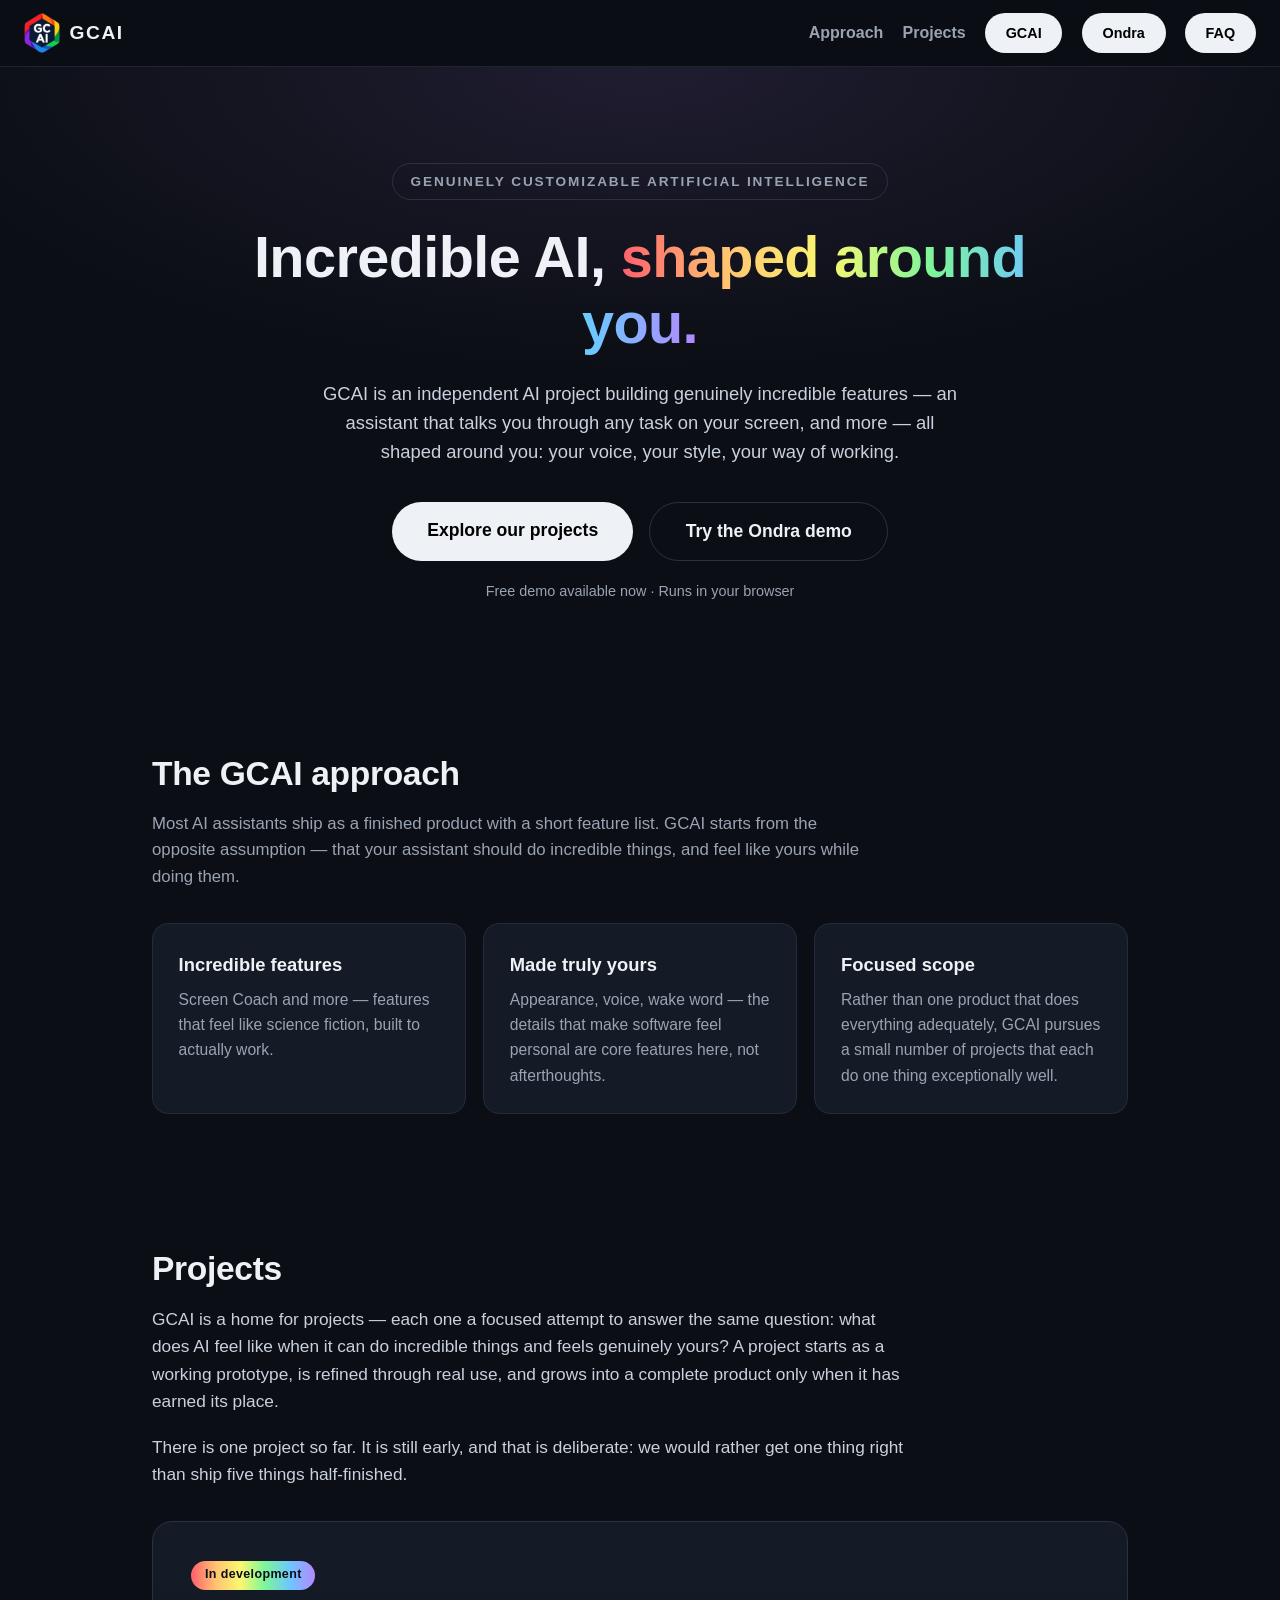
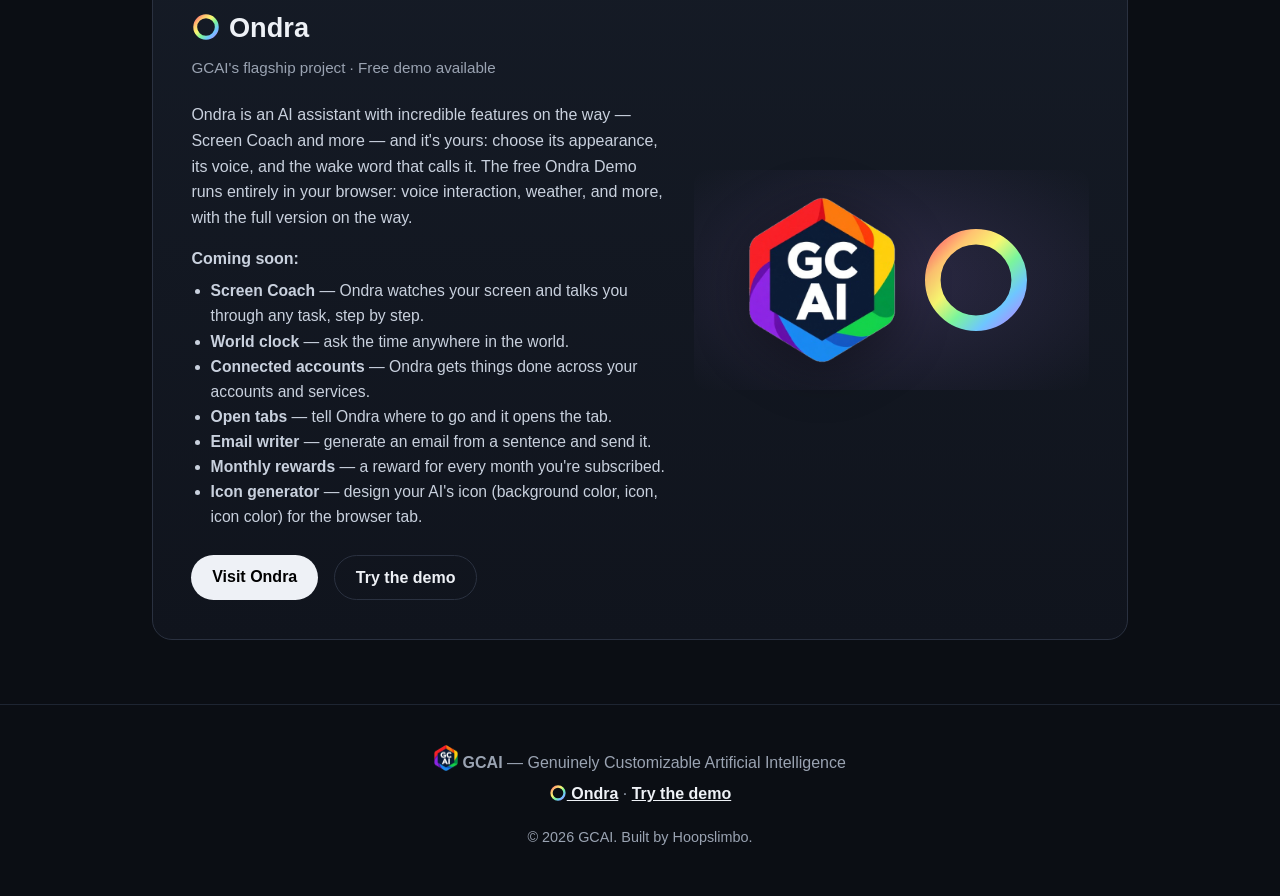
<file: index.html>
<!DOCTYPE html>
<html lang="en">
<head>
<meta charset="UTF-8">
<meta http-equiv="refresh" content="0; url=gcai/">
<meta name="robots" content="noindex, follow">
<title>GCAI — Genuinely Customizable Artificial Intelligence</title>
</head>
<body>
<p>Redirecting to <a href="gcai/">GCAI home</a>&hellip;</p>
</body>
</html>
</file>
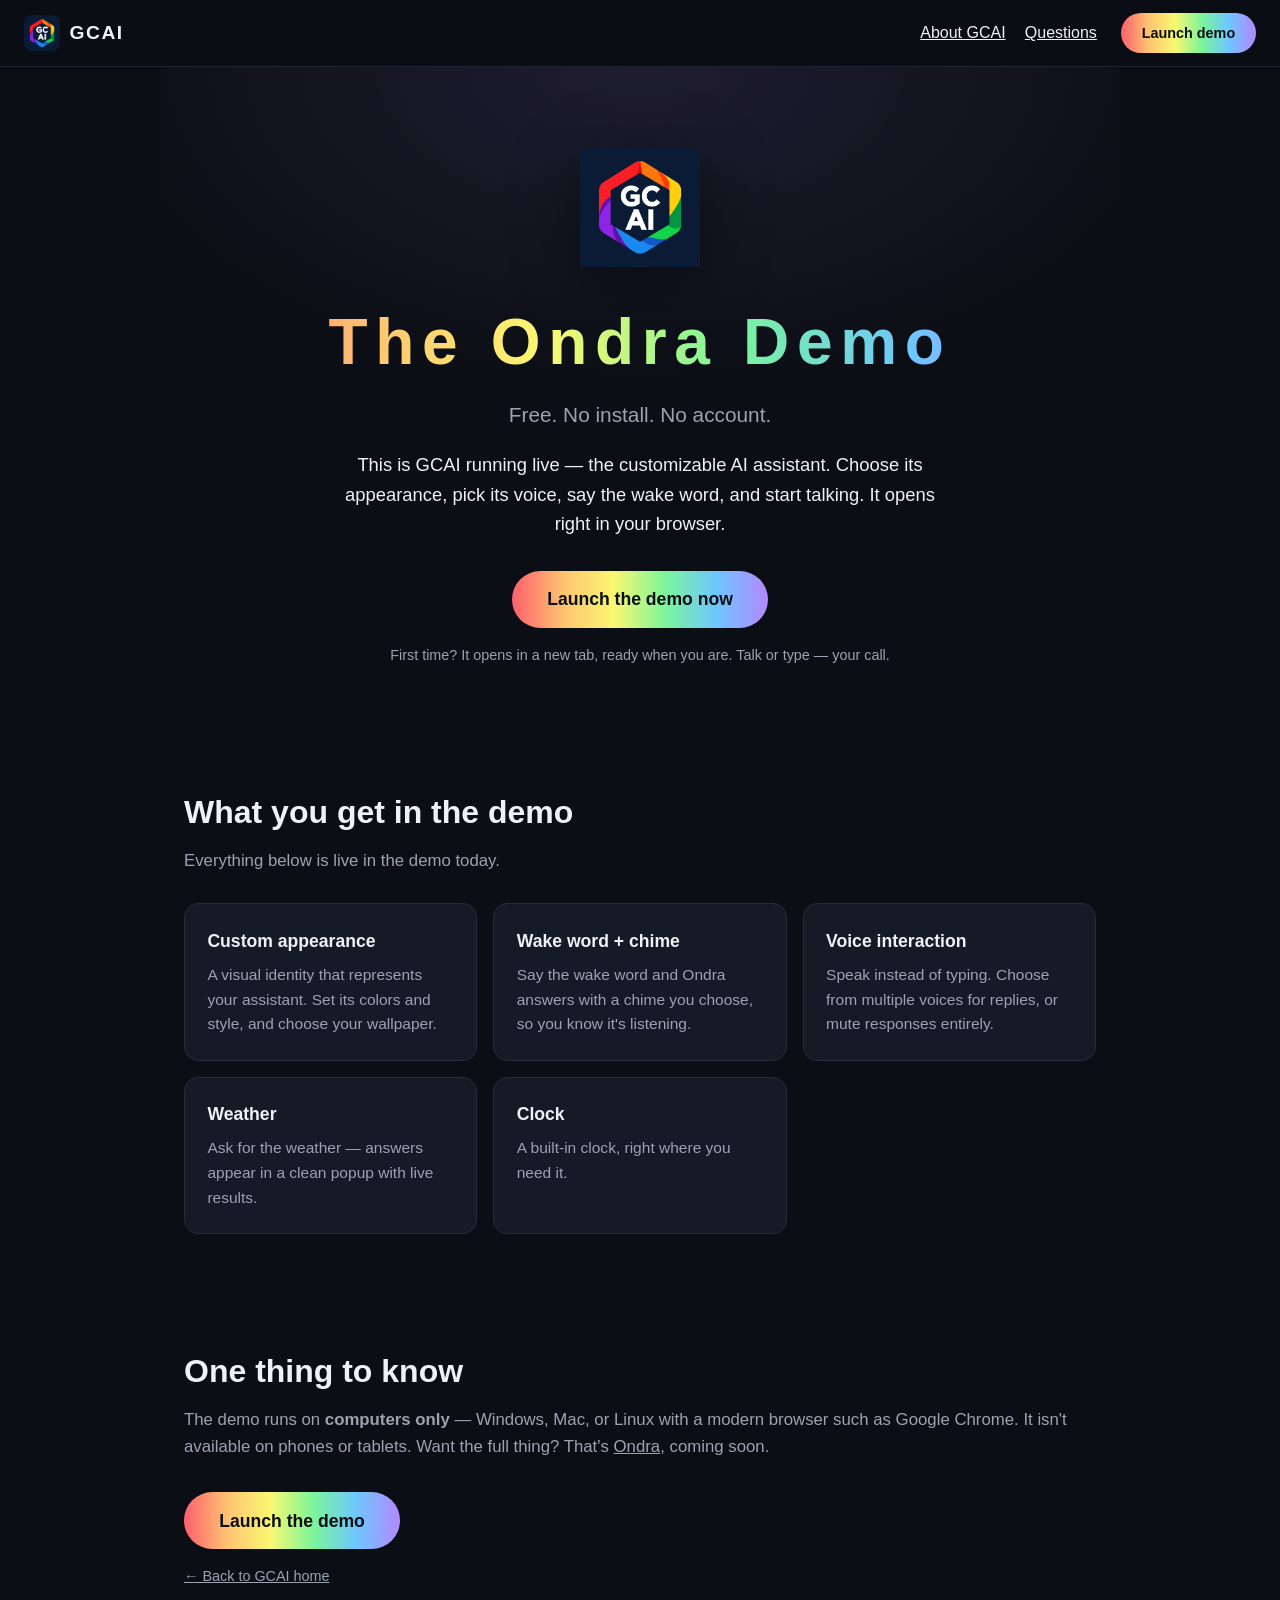
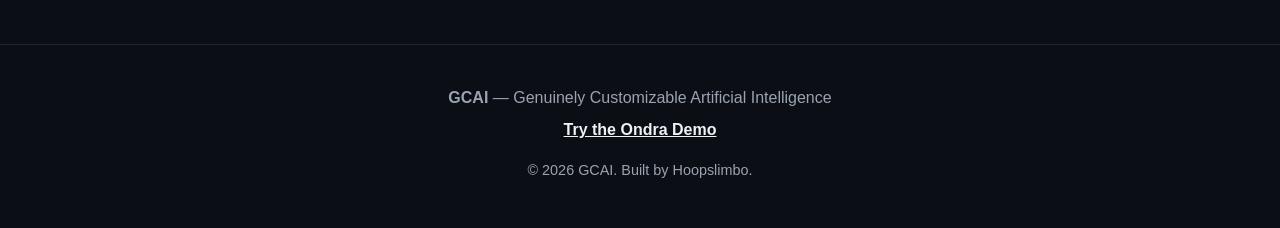
<file: demo/index.html>
<!DOCTYPE html>
<html lang="en">
<head>
<meta charset="UTF-8">
<meta name="viewport" content="width=device-width, initial-scale=1.0">
<title>Ondra Demo — Try GCAI free in your browser | GCAI</title>
<meta name="description" content="Try the Ondra Demo: the free, customizable GCAI AI assistant. Custom appearance, wake word with chime, voice input and output, and weather — right in your browser.">
<meta name="keywords" content="Ondra Demo, GCAI demo, try Ondra AI, customizable AI assistant demo, free AI demo">
<meta name="author" content="GCAI">
<meta name="robots" content="index, follow">
<link rel="canonical" href="https://gcai-website.pages.dev/demo/">
<meta property="og:type" content="website">
<meta property="og:title" content="Ondra Demo — Try GCAI free in your browser">
<meta property="og:description" content="The free, customizable GCAI AI assistant. Custom appearance, wake word, voices — right in your browser.">
<meta property="og:url" content="https://gcai-website.pages.dev/demo/">
<meta property="og:image" content="https://gcai-website.pages.dev/logo.webp">
<link rel="icon" type="image/jpeg" href="../icon.jpg">
<link rel="stylesheet" href="../styles.css">
<script type="application/ld+json">
{
  "@context": "https://schema.org",
  "@type": "SoftwareApplication",
  "name": "Ondra Demo",
  "applicationCategory": "UtilitiesApplication",
  "operatingSystem": "Windows, macOS, Linux",
  "offers": { "@type": "Offer", "price": "0", "priceCurrency": "USD" },
  "url": "https://hoopslimbo.github.io/ondra-demo/ondra-demo.html",
  "description": "The free demo of GCAI's Ondra AI assistant: a customizable appearance, wake word with chime, voice input and output, weather, and a clock — right in your browser."
}
</script>
</head>
<body>
<header class="nav">
  <a class="brand" href="../gcai/">
    <img src="../logo.webp" alt="GCAI logo" width="36" height="36">
    <span>GCAI</span>
  </a>
  <nav>
    <a href="../gcai/#top">About GCAI</a>
    <a href="../faq/">Questions</a>
  </nav>
  <a class="btn btn-small" href="https://hoopslimbo.github.io/ondra-demo/ondra-demo.html" data-demo-link>Launch demo</a>
</header>

<main>
  <section class="hero">
    <img class="hero-logo" src="../logo.webp" alt="GCAI logo — a rainbow ribbon folded into a hexagon badge" width="120" height="120">
    <h1>The Ondra Demo</h1>
    <p class="tagline">Free. No install. No account.</p>
    <p class="lede">This is GCAI running live — the customizable AI assistant. Choose its appearance, pick its voice, say the wake word, and start talking. It opens right in your browser.</p>
    <div class="cta-row">
      <a class="btn btn-big" href="https://hoopslimbo.github.io/ondra-demo/ondra-demo.html" data-demo-link>Launch the demo now</a>
    </div>
    <p class="fineprint">First time? It opens in a new tab, ready when you are. Talk or type — your call.</p>
  </section>

  <section>
    <h2>What you get in the demo</h2>
    <p class="section-sub">Everything below is live in the demo today.</p>
    <div class="cards">
      <article class="card">
        <h3>Custom appearance</h3>
        <p>A visual identity that represents your assistant. Set its colors and style, and choose your wallpaper.</p>
      </article>
      <article class="card">
        <h3>Wake word + chime</h3>
        <p>Say the wake word and Ondra answers with a chime you choose, so you know it's listening.</p>
      </article>
      <article class="card">
        <h3>Voice interaction</h3>
        <p>Speak instead of typing. Choose from multiple voices for replies, or mute responses entirely.</p>
      </article>
      <article class="card">
        <h3>Weather</h3>
        <p>Ask for the weather — answers appear in a clean popup with live results.</p>
      </article>
      <article class="card">
        <h3>Clock</h3>
        <p>A built-in clock, right where you need it.</p>
      </article>
    </div>
  </section>

  <section>
    <h2>One thing to know</h2>
    <p class="section-sub">The demo runs on <strong>computers only</strong> — Windows, Mac, or Linux with a modern browser such as Google Chrome. It isn't available on phones or tablets. Want the full thing? That's <a href="../ondra/">Ondra</a>, coming soon.</p>
    <div class="cta-row">
      <a class="btn btn-big" href="https://hoopslimbo.github.io/ondra-demo/ondra-demo.html" data-demo-link>Launch the demo</a>
    </div>
    <p class="fineprint"><a href="../gcai/">← Back to GCAI home</a></p>
  </section>
</main>

<footer>
  <p><strong>GCAI</strong> — Genuinely Customizable Artificial Intelligence</p>
  <p><a href="https://hoopslimbo.github.io/ondra-demo/ondra-demo.html" data-demo-link>Try the Ondra Demo</a></p>
  <p class="fineprint">© 2026 GCAI. Built by Hoopslimbo.</p>
</footer>
<script>
(function () {
  function isMobileDevice() {
    var ua = navigator.userAgent || '';
    if (/Android|webOS|iPhone|iPad|iPod|BlackBerry|IEMobile|Opera Mini/i.test(ua)) return true;
    // iPadOS 13+ reports as Macintosh; catch it via touch support
    return /Macintosh/i.test(ua) && navigator.maxTouchPoints > 1;
  }
  function showComputerOnlyMessage() {
    if (document.querySelector('.computer-only-overlay')) return;
    var overlay = document.createElement('div');
    overlay.className = 'computer-only-overlay';
    var box = document.createElement('div');
    box.className = 'computer-only-box';
    var msg = document.createElement('p');
    msg.textContent = 'This software is only accessible through computers. Please try again on a computer';
    var btn = document.createElement('button');
    btn.type = 'button';
    btn.textContent = 'OK';
    box.appendChild(msg);
    box.appendChild(btn);
    overlay.appendChild(box);
    overlay.addEventListener('click', function () { overlay.remove(); });
    document.body.appendChild(overlay);
    setTimeout(function () { overlay.remove(); }, 5000);
  }
  if (!isMobileDevice()) return;
  document.querySelectorAll('a[data-demo-link]').forEach(function (a) {
    a.addEventListener('click', function (e) {
      e.preventDefault();
      showComputerOnlyMessage();
    });
  });
})();
</script>
</body>
</html>
</file>
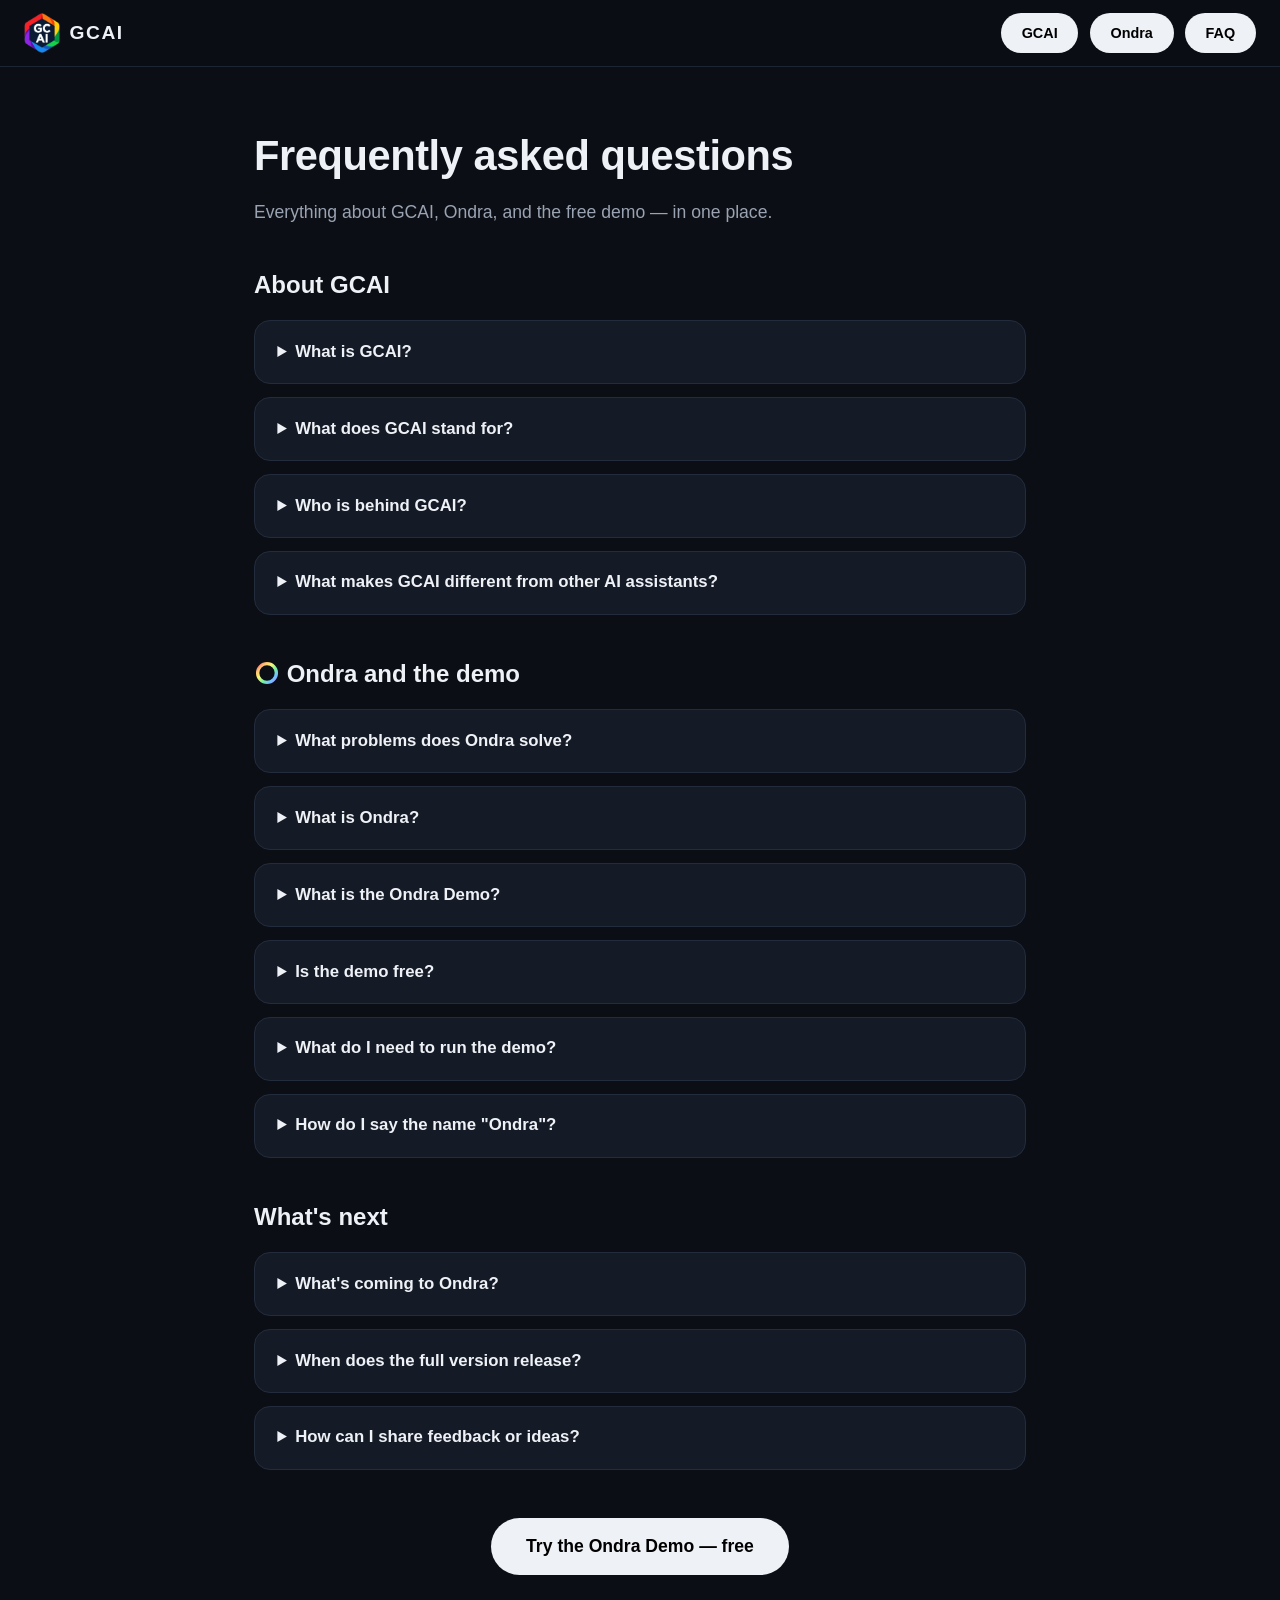
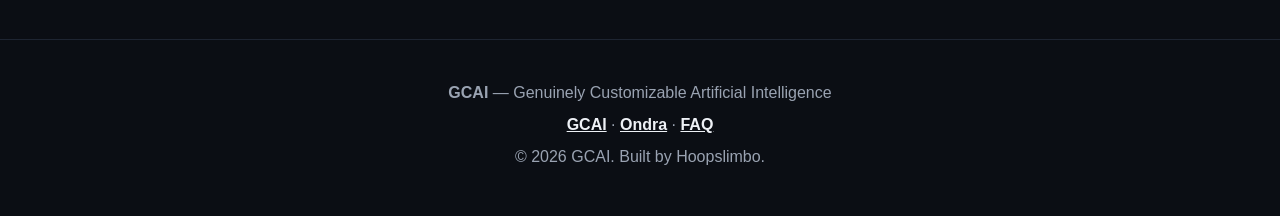
<file: faq/index.html>
<!DOCTYPE html>
<html lang="en">
<head>
<meta charset="UTF-8">
<meta name="viewport" content="width=device-width, initial-scale=1.0">
<title>FAQ — GCAI</title>
<meta name="description" content="Frequently asked questions about GCAI (Genuinely Customizable Artificial Intelligence), Ondra, and the free Ondra Demo.">
<meta name="author" content="Hoopslimbo">
<link rel="icon" type="image/png" href="../gcai-badge.png">
<style>
  :root {
    --bg: #0b0e14;
    --card: #151b26;
    --text: #eef1f6;
    --muted: #9aa3b2;
    --rainbow: linear-gradient(90deg, #ff5f6d, #ffc371, #f9f871, #7bf59b, #6ec6ff, #b388ff);
    --radius: 16px;
  }
  * { box-sizing: border-box; margin: 0; padding: 0; }
  body {
    background: var(--bg);
    color: var(--text);
    font-family: -apple-system, BlinkMacSystemFont, "Segoe UI", Roboto, Helvetica, Arial, sans-serif;
    line-height: 1.6;
  }
  a { color: inherit; }

  .nav {
    position: sticky; top: 0; z-index: 10;
    display: flex; align-items: center; gap: 1.5rem;
    padding: 0.8rem 1.5rem;
    background: rgba(11, 14, 20, 0.92);
    backdrop-filter: blur(8px);
    border-bottom: 1px solid #1e2532;
  }
  .brand { display: flex; align-items: center; gap: 0.6rem; text-decoration: none; font-weight: 800; font-size: 1.2rem; letter-spacing: 0.08em; }
  .brand img { border-radius: 8px; height: auto; }
  .nav nav { display: flex; gap: 0.7rem; margin-left: auto; align-items: center; }

  .btn {
    display: inline-block; text-decoration: none; font-weight: 700;
    background: var(--rainbow); color: #0b0e14;
    border-radius: 999px; padding: 0.55rem 1.3rem;
    transition: transform 0.15s ease, box-shadow 0.15s ease;
  }
  .btn:hover { transform: translateY(-2px); box-shadow: 0 8px 24px rgba(255, 95, 109, 0.25); }
  .btn-big { font-size: 1.1rem; padding: 0.9rem 2.2rem; }
  .btn-small { font-size: 0.9rem; }
  .btn-solid { background: #eef1f6; color: #000; font-weight: 800; }
  .btn-solid:hover { box-shadow: 0 8px 24px rgba(238, 241, 246, 0.22); }

  main { max-width: 820px; margin: 0 auto; padding: 3.5rem 1.5rem 4rem; }
  h1 { font-size: 2.6rem; letter-spacing: -0.01em; margin-bottom: 0.5rem; }
  .lede { color: var(--muted); font-size: 1.1rem; margin-bottom: 2.5rem; }
  h2 { font-size: 1.5rem; margin: 2.5rem 0 1rem; }

  details {
    background: var(--card);
    border: 1px solid #232c3d;
    border-radius: var(--radius);
    padding: 1.1rem 1.4rem;
    margin-bottom: 0.8rem;
  }
  summary { font-weight: 700; font-size: 1.05rem; cursor: pointer; }
  summary::-webkit-details-marker { color: #8ab4ff; }
  details p { color: #c9d1de; margin-top: 0.6rem; }
  details a { color: #8ab4ff; font-weight: 600; }

  .cta-row { margin-top: 3rem; display: flex; gap: 1rem; justify-content: center; flex-wrap: wrap; }

  footer {
    text-align: center; padding: 2.5rem 1.5rem;
    border-top: 1px solid #1e2532; color: var(--muted);
  }
  footer p { margin-bottom: 0.4rem; }
  footer a { color: var(--text); font-weight: 600; }

  .o-mark { display: inline-block; vertical-align: -0.18em; }
  /* Computer-only demo guard */
  .computer-only-overlay {
    position: fixed; inset: 0;
    background: rgba(0, 0, 0, 0.72);
    display: flex; align-items: center; justify-content: center;
    z-index: 9999; padding: 1.5rem;
  }
  .computer-only-box {
    background: #111827; color: #f9fafb;
    border: 1px solid #374151; border-radius: 12px;
    padding: 1.5rem 1.75rem; max-width: 24rem; text-align: center;
    box-shadow: 0 20px 60px rgba(0, 0, 0, 0.5);
  }
  .computer-only-box p { margin: 0 0 1rem; line-height: 1.5; }
  .computer-only-box button {
    background: #f9fafb; color: #111827; border: none; border-radius: 8px;
    padding: 0.6rem 1.6rem; font-size: 1rem; font-weight: 600; cursor: pointer;
  }
  @media (max-width: 640px) {
    h1 { font-size: 2rem; }
    main { padding: 2.5rem 1.2rem 3rem; }
    .nav { flex-wrap: wrap; gap: 0.7rem 1rem; padding: 0.8rem 1rem; }
    .nav nav { flex-basis: 100%; justify-content: center; margin-left: 0; }
  }
</style>
</head>
<body>

<header class="nav">
  <a class="brand" href="../gcai/">
    <img src="../gcai-badge.png" alt="GCAI logo" width="36" height="36">
    <span>GCAI</span>
  </a>
  <nav>
    <a class="btn btn-small btn-solid" href="../gcai/">GCAI</a>
    <a class="btn btn-small btn-solid" href="../ondra/">Ondra</a>
    <a class="btn btn-small btn-solid" href="./">FAQ</a>
  </nav>
</header>

<main>
  <h1>Frequently asked questions</h1>
  <p class="lede">Everything about GCAI, Ondra, and the free demo — in one place.</p>

  <h2>About GCAI</h2>
  <details>
    <summary>What is GCAI?</summary>
    <p>GCAI is an independent artificial intelligence project building genuinely incredible features — an assistant that talks you through any task on your screen, and more — shaped around the individual: your voice, your style, your way of working.</p>
  </details>
  <details>
    <summary>What does GCAI stand for?</summary>
    <p>Genuinely Customizable Artificial Intelligence.</p>
  </details>
  <details>
    <summary>Who is behind GCAI?</summary>
    <p>GCAI is built by Hoopslimbo — an independent project, developed and shaped with direct feedback from the people who use it.</p>
  </details>
  <details>
    <summary>What makes GCAI different from other AI assistants?</summary>
    <p>Most assistants ship as a finished product with a short feature list. GCAI starts from the opposite assumption — that your assistant should do incredible things, and feel like yours while doing them. Deep customization isn't an extra here; it's part of the point.</p>
  </details>

  <h2><img class="o-mark" src="../ondra-o.svg" alt="Ondra O mark" width="26" height="26"> Ondra and the demo</h2>
  <details>
    <summary>What problems does Ondra solve?</summary>
    <p>Ondra exists because most AI is a stranger you adapt to, instead of an assistant that adapts to you. Specifically:</p>
    <p><strong>The "figure it out yourself" problem.</strong> Most software help is a tutorial, a video, or a support ticket. <strong>Screen Coach</strong> ends that — Ondra watches your screen and talks you through any task, click by click, in the moment. Nobody has to translate a tutorial into their own situation.</p>
    <p><strong>The "AI is a stranger" problem.</strong> Other assistants arrive as a finished product you adapt to. Ondra becomes <em>yours</em> — appearance, voice, wake word, tab icon, and unlock codes that open up new AI styles and voices. Small stuff, but it's the difference between using a tool and having <em>your</em> assistant.</p>
    <p><strong>Everyday friction.</strong> The coming features attack the little things that cost you time: asking the time anywhere in the world, getting things done across your accounts and services, opening tabs on command, and emails written from a single sentence — so you spend less time juggling apps and more time doing the thing.</p>
  </details>
  <details>
    <summary>What is Ondra?</summary>
    <p>Ondra is GCAI's flagship project: an AI assistant currently in development, with incredible features on the way — Screen Coach and more. You choose its appearance, its voice, and the wake word that calls it.</p>
  </details>
  <details>
    <summary>What is the Ondra Demo?</summary>
    <p>A free, working demo of Ondra that runs entirely in your browser. It includes voice interaction, a custom wake word and chime, weather, a live clock, and more.</p>
  </details>
  <details>
    <summary>Is the demo free?</summary>
    <p>Yes — completely free. No account, no payment, no install. Open it in your browser and start talking.</p>
  </details>
  <details>
    <summary>What do I need to run the demo?</summary>
    <p>A computer (Windows, Mac, or Linux) with a modern browser such as Google Chrome. The demo isn't available on phones or tablets.</p>
  </details>
  <details>
    <summary>How do I say the name "Ondra"?</summary>
    <p>It's pronounced ON-drah.</p>
  </details>

  <h2>What's next</h2>
  <details>
    <summary>What's coming to Ondra?</summary>
    <p>Several features are in the works: <strong>Screen Coach</strong>, which watches your screen and talks you through any task step by step; a <strong>world clock</strong> that shows the time anywhere on the planet; <strong>connected accounts</strong> so Ondra can get things done across your services; the ability to <strong>open tabs</strong> on command; an <strong>email writer</strong> that generates and sends emails; <strong>monthly rewards</strong> for every month you're subscribed; and an <strong>icon generator</strong> for designing your AI's icon — background color, icon, and icon color — shown in the browser tab.</p>
  </details>
  <details>
    <summary>When does the full version release?</summary>
    <p>Ondra is still in development, and there's no release date yet. The demo stays free in the meantime.</p>
  </details>
  <details>
    <summary>How can I share feedback or ideas?</summary>
    <p>There's a feedback option built right into the demo — use it to report bugs or suggest features. Real feedback from real use is what shapes where Ondra goes next.</p>
  </details>

  <div class="cta-row">
    <a class="btn btn-big btn-solid" href="https://hoopslimbo.github.io/ondra-demo/ondra-demo.html" data-demo-link>Try the Ondra Demo — free</a>
  </div>
</main>

<footer>
  <p><strong>GCAI</strong> — Genuinely Customizable Artificial Intelligence</p>
  <p><a href="../gcai/">GCAI</a> · <a href="../ondra/">Ondra</a> · <a href="./">FAQ</a></p>
  <p>© 2026 GCAI. Built by Hoopslimbo.</p>
</footer>

<script>
(function () {
  function isMobileDevice() {
    var ua = navigator.userAgent || '';
    if (/Android|webOS|iPhone|iPad|iPod|BlackBerry|IEMobile|Opera Mini/i.test(ua)) return true;
    // iPadOS 13+ reports as Macintosh; catch it via touch support
    return /Macintosh/i.test(ua) && navigator.maxTouchPoints > 1;
  }
  function showComputerOnlyMessage() {
    if (document.querySelector('.computer-only-overlay')) return;
    var overlay = document.createElement('div');
    overlay.className = 'computer-only-overlay';
    var box = document.createElement('div');
    box.className = 'computer-only-box';
    var msg = document.createElement('p');
    msg.textContent = 'This software is only accessible through computers. Please try again on a computer';
    var btn = document.createElement('button');
    btn.type = 'button';
    btn.textContent = 'OK';
    box.appendChild(msg);
    box.appendChild(btn);
    overlay.appendChild(box);
    overlay.addEventListener('click', function () { overlay.remove(); });
    document.body.appendChild(overlay);
    setTimeout(function () { overlay.remove(); }, 5000);
  }
  if (!isMobileDevice()) return;
  document.querySelectorAll('a[data-demo-link]').forEach(function (a) {
    a.addEventListener('click', function (e) {
      e.preventDefault();
      showComputerOnlyMessage();
    });
  });
})();
</script>
</body>
</html>
</file>
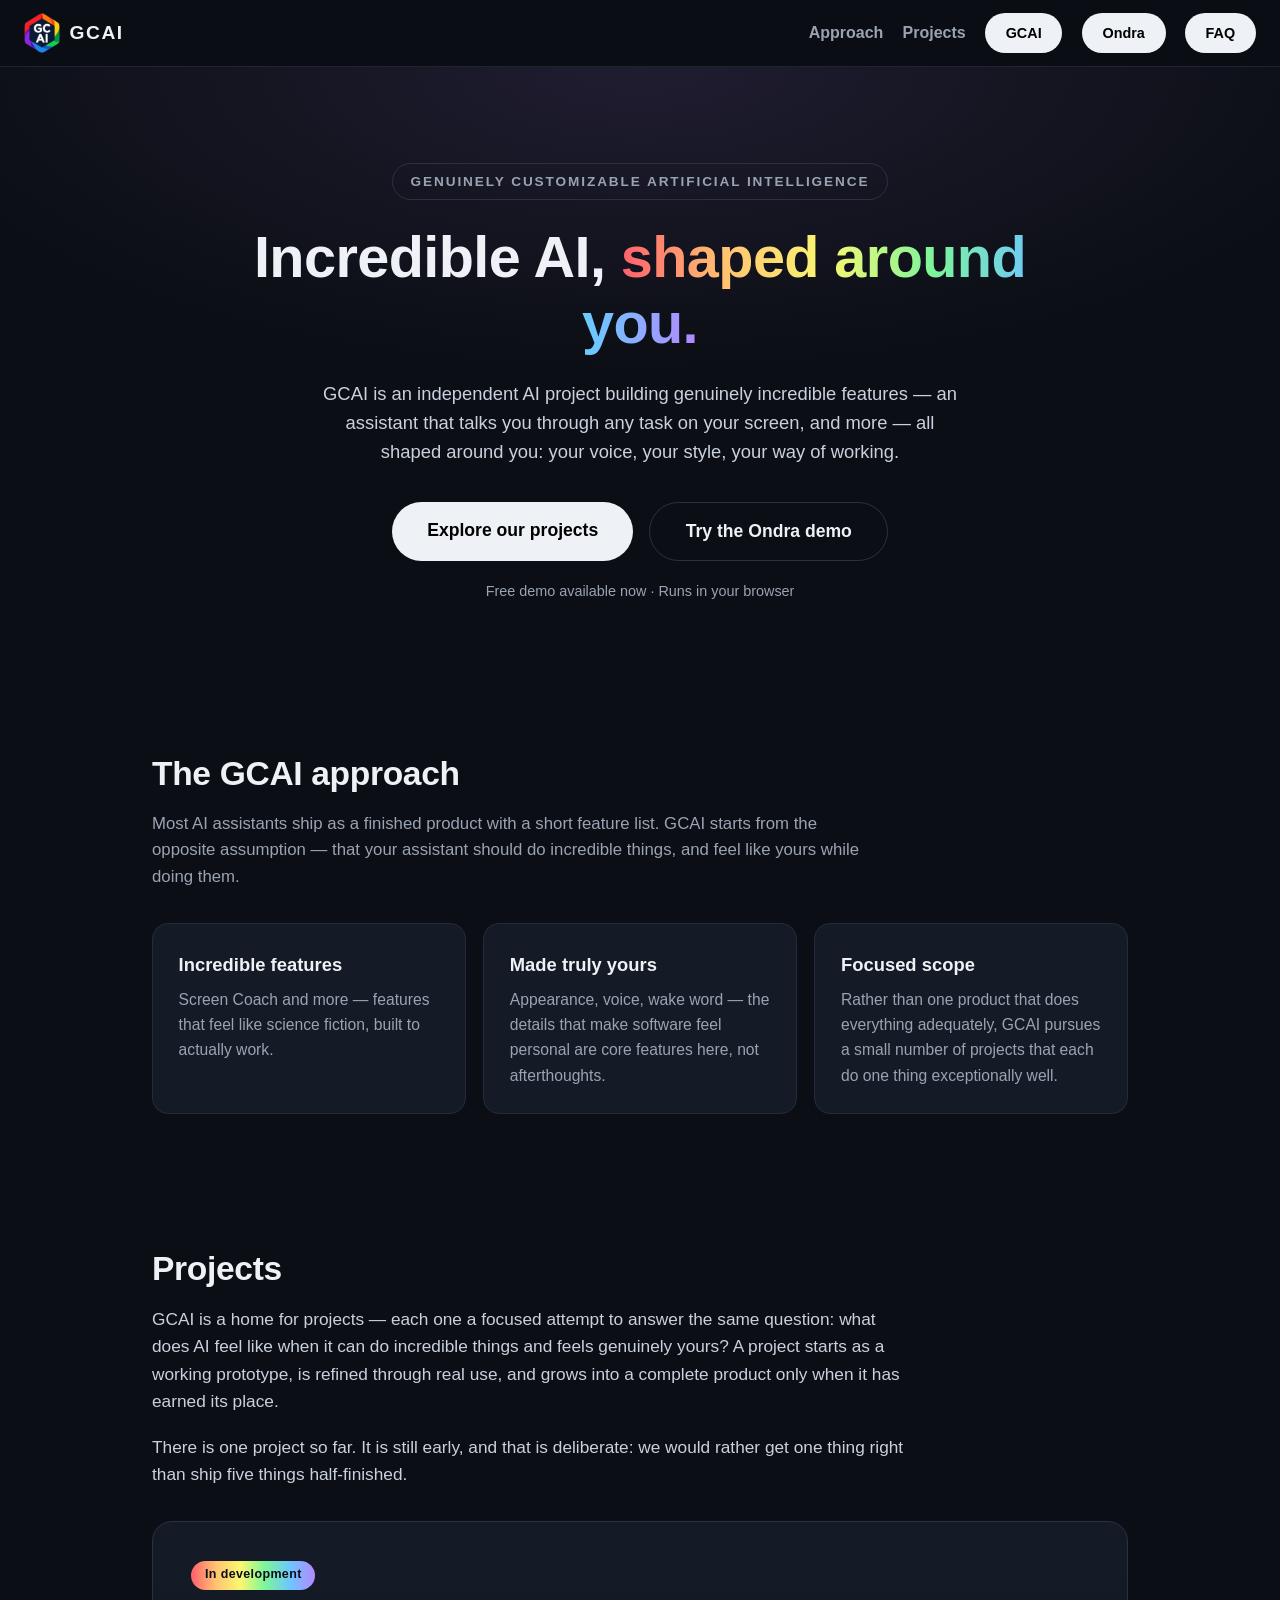
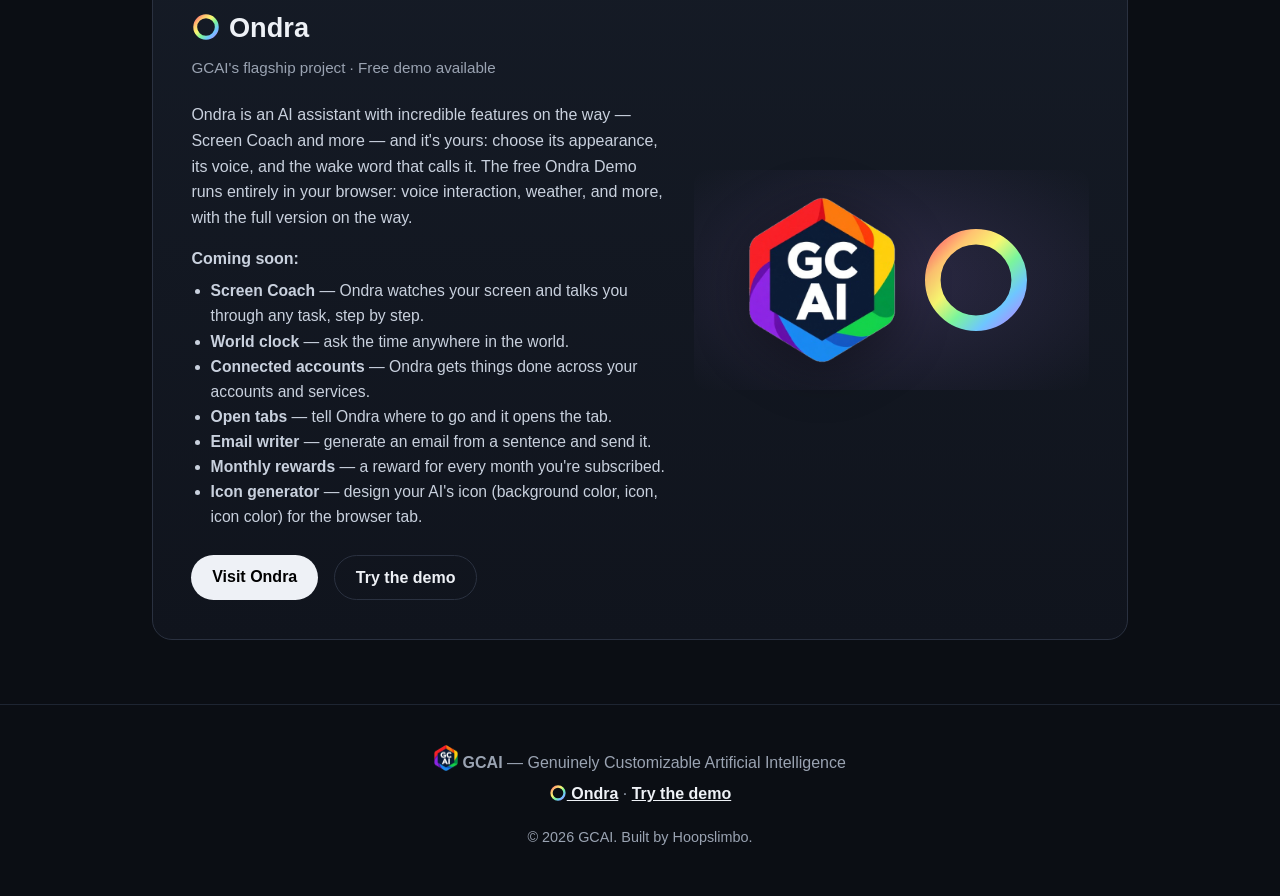
<file: gcai/index.html>
<!DOCTYPE html>
<html lang="en">
<head>
<meta charset="UTF-8">
<meta name="viewport" content="width=device-width, initial-scale=1.0">
<title>GCAI — Genuinely Customizable Artificial Intelligence</title>
<meta name="description" content="GCAI (Genuinely Customizable Artificial Intelligence) builds AI with incredible features, shaped around the individual. Explore our projects, starting with Ondra.">
<meta name="author" content="Hoopslimbo">
<link rel="icon" type="image/png" href="../gcai-badge.png">
<style>
  :root {
    --bg: #0b0e14;
    --bg2: #11151d;
    --card: #151b26;
    --text: #eef1f6;
    --muted: #9aa3b2;
    --rainbow: linear-gradient(90deg, #ff5f6d, #ffc371, #f9f871, #7bf59b, #6ec6ff, #b388ff);
    --radius: 16px;
  }
  * { box-sizing: border-box; margin: 0; padding: 0; }
  html { scroll-behavior: smooth; }
  body {
    background: var(--bg);
    color: var(--text);
    font-family: -apple-system, BlinkMacSystemFont, "Segoe UI", Roboto, Helvetica, Arial, sans-serif;
    line-height: 1.6;
  }
  a { color: inherit; }

  /* Nav */
  .nav {
    position: sticky; top: 0; z-index: 10;
    display: flex; align-items: center; gap: 1.5rem;
    padding: 0.8rem 1.5rem;
    background: rgba(11, 14, 20, 0.92);
    backdrop-filter: blur(8px);
    border-bottom: 1px solid #1e2532;
  }
  .brand { display: flex; align-items: center; gap: 0.6rem; text-decoration: none; font-weight: 800; font-size: 1.2rem; letter-spacing: 0.08em; }
  .brand img { border-radius: 8px; height: auto; }
  .nav nav { display: flex; gap: 1.2rem; margin-left: auto; align-items: center; }
  .nav nav a.nav-link { text-decoration: none; color: var(--muted); font-weight: 600; }
  .nav nav a.nav-link:hover { color: var(--text); }

  /* Buttons */
  .btn {
    display: inline-block; text-decoration: none; font-weight: 700;
    background: var(--rainbow); color: #0b0e14;
    border-radius: 999px; padding: 0.55rem 1.3rem;
    transition: transform 0.15s ease, box-shadow 0.15s ease;
  }
  .btn:hover { transform: translateY(-2px); box-shadow: 0 8px 24px rgba(255, 95, 109, 0.25); }
  .btn-big { font-size: 1.1rem; padding: 0.9rem 2.2rem; }
  .btn-small { font-size: 0.9rem; }
  .btn-ghost {
    background: transparent; color: var(--text);
    border: 1px solid #2a3140;
  }
  .btn-ghost:hover { border-color: #8ab4ff; box-shadow: none; }
  .btn-solid { background: #eef1f6; color: #000; font-weight: 800; }
  .btn-solid:hover { box-shadow: 0 8px 24px rgba(238, 241, 246, 0.22); }

  /* Hero */
  .hero {
    text-align: center;
    padding: 6rem 1.5rem 5rem;
    background: radial-gradient(ellipse 60% 50% at 50% 0%, rgba(179, 136, 255, 0.12), transparent);
  }
  .eyebrow {
    display: inline-block;
    font-size: 0.85rem; font-weight: 700; letter-spacing: 0.14em; text-transform: uppercase;
    color: var(--muted);
    border: 1px solid #2a3140; border-radius: 999px;
    padding: 0.4rem 1.1rem; margin-bottom: 1.5rem;
  }
  .hero h1 {
    font-size: 3.6rem; font-weight: 900; line-height: 1.15; letter-spacing: -0.01em;
    max-width: 820px; margin: 0 auto;
  }
  .hero h1 .grad {
    background: var(--rainbow);
    -webkit-background-clip: text; background-clip: text; color: transparent;
  }
  .lede { max-width: 640px; margin: 1.4rem auto 0; font-size: 1.15rem; color: #c9d1de; }
  .cta-row { margin-top: 2.2rem; display: flex; gap: 1rem; justify-content: center; flex-wrap: wrap; }
  .fineprint { color: var(--muted); font-size: 0.9rem; margin-top: 1.2rem; }

  /* Sections */
  section.block { max-width: 1024px; margin: 0 auto; padding: 4rem 1.5rem; }
  section.block h2 { font-size: 2.1rem; margin-bottom: 0.6rem; letter-spacing: -0.01em; }
  .section-sub { color: var(--muted); margin-bottom: 2rem; font-size: 1.05rem; max-width: 720px; }
  .prose { max-width: 760px; }
  .prose p { color: #c9d1de; font-size: 1.08rem; margin-bottom: 1.1rem; }

  /* Cards */
  .cards {
    display: grid; gap: 1.1rem;
    grid-template-columns: repeat(auto-fit, minmax(270px, 1fr));
  }
  .card {
    background: var(--card);
    border: 1px solid #232c3d;
    border-radius: var(--radius);
    padding: 1.6rem;
  }
  .card h3 { font-size: 1.15rem; margin-bottom: 0.5rem; }
  .card p { color: var(--muted); font-size: 0.98rem; }

  /* Project spotlight */
  .spotlight {
    background: linear-gradient(180deg, #151b26, #10141d);
    border: 1px solid #2a3140;
    border-radius: 20px;
    padding: 2.4rem;
    display: grid; gap: 1.8rem;
    grid-template-columns: 1fr;
  }
  @media (min-width: 760px) { .spotlight { grid-template-columns: 1.2fr 1fr; align-items: center; } }
  .spotlight h3 { font-size: 1.7rem; margin-bottom: 0.4rem; }
  .spotlight p { color: #c9d1de; margin-bottom: 1rem; }
  .spotlight .meta { color: var(--muted); font-size: 0.95rem; margin-bottom: 1.4rem; }
  .pill {
    display: inline-block; white-space: nowrap;
    font-size: 0.78rem; font-weight: 700;
    background: var(--rainbow); color: #0b0e14;
    border-radius: 999px; padding: 0.28rem 0.85rem; margin-bottom: 1rem;
    letter-spacing: 0.03em;
  }
  .spotlight-visual {
    display: flex; align-items: center; justify-content: center;
    min-height: 220px;
    background: radial-gradient(ellipse 70% 70% at 50% 50%, rgba(179, 136, 255, 0.16), transparent);
    border-radius: 14px;
  }
  .spotlight-visual img { border-radius: 24px; width: 150px; height: 150px; }
  .spotlight-visual img.badge { width: 150px; height: auto; border-radius: 0;
    filter: drop-shadow(0 10px 26px rgba(0, 0, 0, 0.4)); }
  .o-mark { display: inline-block; vertical-align: -0.18em; }
  /* Computer-only demo guard */
  .computer-only-overlay {
    position: fixed; inset: 0;
    background: rgba(0, 0, 0, 0.72);
    display: flex; align-items: center; justify-content: center;
    z-index: 9999; padding: 1.5rem;
  }
  .computer-only-box {
    background: #111827; color: #f9fafb;
    border: 1px solid #374151; border-radius: 12px;
    padding: 1.5rem 1.75rem; max-width: 24rem; text-align: center;
    box-shadow: 0 20px 60px rgba(0, 0, 0, 0.5);
  }
  .computer-only-box p { margin: 0 0 1rem; line-height: 1.5; }
  .computer-only-box button {
    background: #f9fafb; color: #111827; border: none; border-radius: 8px;
    padding: 0.6rem 1.6rem; font-size: 1rem; font-weight: 600; cursor: pointer;
  }

  /* Footer */
  footer {
    text-align: center; padding: 2.5rem 1.5rem;
    border-top: 1px solid #1e2532; color: var(--muted);
  }
  footer p { margin-bottom: 0.4rem; }
  footer a { color: var(--text); font-weight: 600; }

  @media (max-width: 640px) {
    .nav nav .nav-link { display: none; }
    .hero h1 { font-size: 2.4rem; }
    .hero { padding: 4rem 1.2rem 3.5rem; }
    .spotlight { padding: 1.6rem; }
  }
</style>
</head>
<body>

<header class="nav">
  <a class="brand" href="#top">
    <img src="../gcai-badge.png" alt="GCAI logo" width="36" height="36">
    <span>GCAI</span>
  </a>
  <nav>
    <a class="nav-link" href="#approach">Approach</a>
    <a class="nav-link" href="#projects">Projects</a>
    <a class="btn btn-small btn-solid" href="./">GCAI</a>
    <a class="btn btn-small btn-solid" href="../ondra/">Ondra</a>
    <a class="btn btn-small btn-solid" href="../faq/">FAQ</a>
  </nav>
</header>

<main id="top">
  <section class="hero">
    <span class="eyebrow">Genuinely Customizable Artificial Intelligence</span>
    <h1>Incredible AI, <span class="grad">shaped around you.</span></h1>
    <p class="lede">GCAI is an independent AI project building genuinely incredible features — an assistant that talks you through any task on your screen, and more — all shaped around you: your voice, your style, your way of working.</p>
    <div class="cta-row">
      <a class="btn btn-big btn-solid" href="#projects">Explore our projects</a>
      <a class="btn btn-big btn-ghost" href="https://hoopslimbo.github.io/ondra-demo/ondra-demo.html" data-demo-link>Try the Ondra demo</a>
    </div>
    <p class="fineprint">Free demo available now · Runs in your browser</p>
  </section>

  <section id="approach" class="block">
    <h2>The GCAI approach</h2>
    <p class="section-sub">Most AI assistants ship as a finished product with a short feature list. GCAI starts from the opposite assumption — that your assistant should do incredible things, and feel like yours while doing them.</p>
    <div class="cards">
      <article class="card">
        <h3>Incredible features</h3>
        <p>Screen Coach and more — features that feel like science fiction, built to actually work.</p>
      </article>
      <article class="card">
        <h3>Made truly yours</h3>
        <p>Appearance, voice, wake word — the details that make software feel personal are core features here, not afterthoughts.</p>
      </article>
      <article class="card">
        <h3>Focused scope</h3>
        <p>Rather than one product that does everything adequately, GCAI pursues a small number of projects that each do one thing exceptionally well.</p>
      </article>
    </div>
  </section>

  <section id="projects" class="block">
    <h2>Projects</h2>
    <div class="prose">
      <p>GCAI is a home for projects — each one a focused attempt to answer the same question: what does AI feel like when it can do incredible things and feels genuinely yours? A project starts as a working prototype, is refined through real use, and grows into a complete product only when it has earned its place.</p>
      <p>There is one project so far. It is still early, and that is deliberate: we would rather get one thing right than ship five things half-finished.</p>
    </div>
    <div class="spotlight" style="margin-top: 2rem;">
      <div>
        <span class="pill">In development</span>
        <h3><img class="o-mark" src="../ondra-o.svg" alt="Ondra O mark" width="30" height="30"> Ondra</h3>
        <p class="meta">GCAI's flagship project · Free demo available</p>
        <p>Ondra is an AI assistant with incredible features on the way — Screen Coach and more — and it's yours: choose its appearance, its voice, and the wake word that calls it. The free Ondra Demo runs entirely in your browser: voice interaction, weather, and more, with the full version on the way.</p>
        <p style="font-weight: 700; margin-bottom: 0.4rem;">Coming soon:</p>
        <ul style="color: #c9d1de; margin: 0 0 0.4rem 1.2rem; font-size: 0.98rem;">
          <li><strong>Screen Coach</strong> — Ondra watches your screen and talks you through any task, step by step.</li>
          <li><strong>World clock</strong> — ask the time anywhere in the world.</li>
          <li><strong>Connected accounts</strong> — Ondra gets things done across your accounts and services.</li>
                    <li><strong>Open tabs</strong> — tell Ondra where to go and it opens the tab.</li>
          <li><strong>Email writer</strong> — generate an email from a sentence and send it.</li>
          <li><strong>Monthly rewards</strong> — a reward for every month you're subscribed.</li>
          <li><strong>Icon generator</strong> — design your AI's icon (background color, icon, icon color) for the browser tab.</li>
        </ul>
        <div class="cta-row" style="justify-content: flex-start; margin-top: 1.6rem;">
          <a class="btn btn-solid" href="../ondra/">Visit Ondra</a>
          <a class="btn btn-ghost" href="https://hoopslimbo.github.io/ondra-demo/ondra-demo.html" data-demo-link>Try the demo</a>
        </div>
      </div>
      <div class="spotlight-visual">
        <img class="badge" src="../gcai-badge.png" alt="GCAI logo — a rainbow ribbon folded into a hexagon badge">
        <img src="../ondra-o.svg" alt="Ondra O mark" style="width:120px;height:120px;margin-left:1.2rem;">
      </div>
    </div>
  </section>
</main>

<footer>
  <p><img class="o-mark" src="../gcai-badge.png" alt="GCAI logo" width="24" style="height:auto;vertical-align:-0.25em;"> <strong>GCAI</strong> — Genuinely Customizable Artificial Intelligence</p>
  <p><a href="../ondra/"><img class="o-mark" src="../ondra-o.svg" alt="Ondra O mark" width="18" height="18"> Ondra</a> · <a href="https://hoopslimbo.github.io/ondra-demo/ondra-demo.html" data-demo-link>Try the demo</a></p>
  <p class="fineprint">© 2026 GCAI. Built by Hoopslimbo.</p>
</footer>

<script>
(function () {
  function isMobileDevice() {
    var ua = navigator.userAgent || '';
    if (/Android|webOS|iPhone|iPad|iPod|BlackBerry|IEMobile|Opera Mini/i.test(ua)) return true;
    // iPadOS 13+ reports as Macintosh; catch it via touch support
    return /Macintosh/i.test(ua) && navigator.maxTouchPoints > 1;
  }
  function showComputerOnlyMessage() {
    if (document.querySelector('.computer-only-overlay')) return;
    var overlay = document.createElement('div');
    overlay.className = 'computer-only-overlay';
    var box = document.createElement('div');
    box.className = 'computer-only-box';
    var msg = document.createElement('p');
    msg.textContent = 'This software is only accessible through computers. Please try again on a computer';
    var btn = document.createElement('button');
    btn.type = 'button';
    btn.textContent = 'OK';
    box.appendChild(msg);
    box.appendChild(btn);
    overlay.appendChild(box);
    overlay.addEventListener('click', function () { overlay.remove(); });
    document.body.appendChild(overlay);
    setTimeout(function () { overlay.remove(); }, 5000);
  }
  if (!isMobileDevice()) return;
  document.querySelectorAll('a[data-demo-link]').forEach(function (a) {
    a.addEventListener('click', function (e) {
      e.preventDefault();
      showComputerOnlyMessage();
    });
  });
})();
</script>
</body>
</html>
</file>
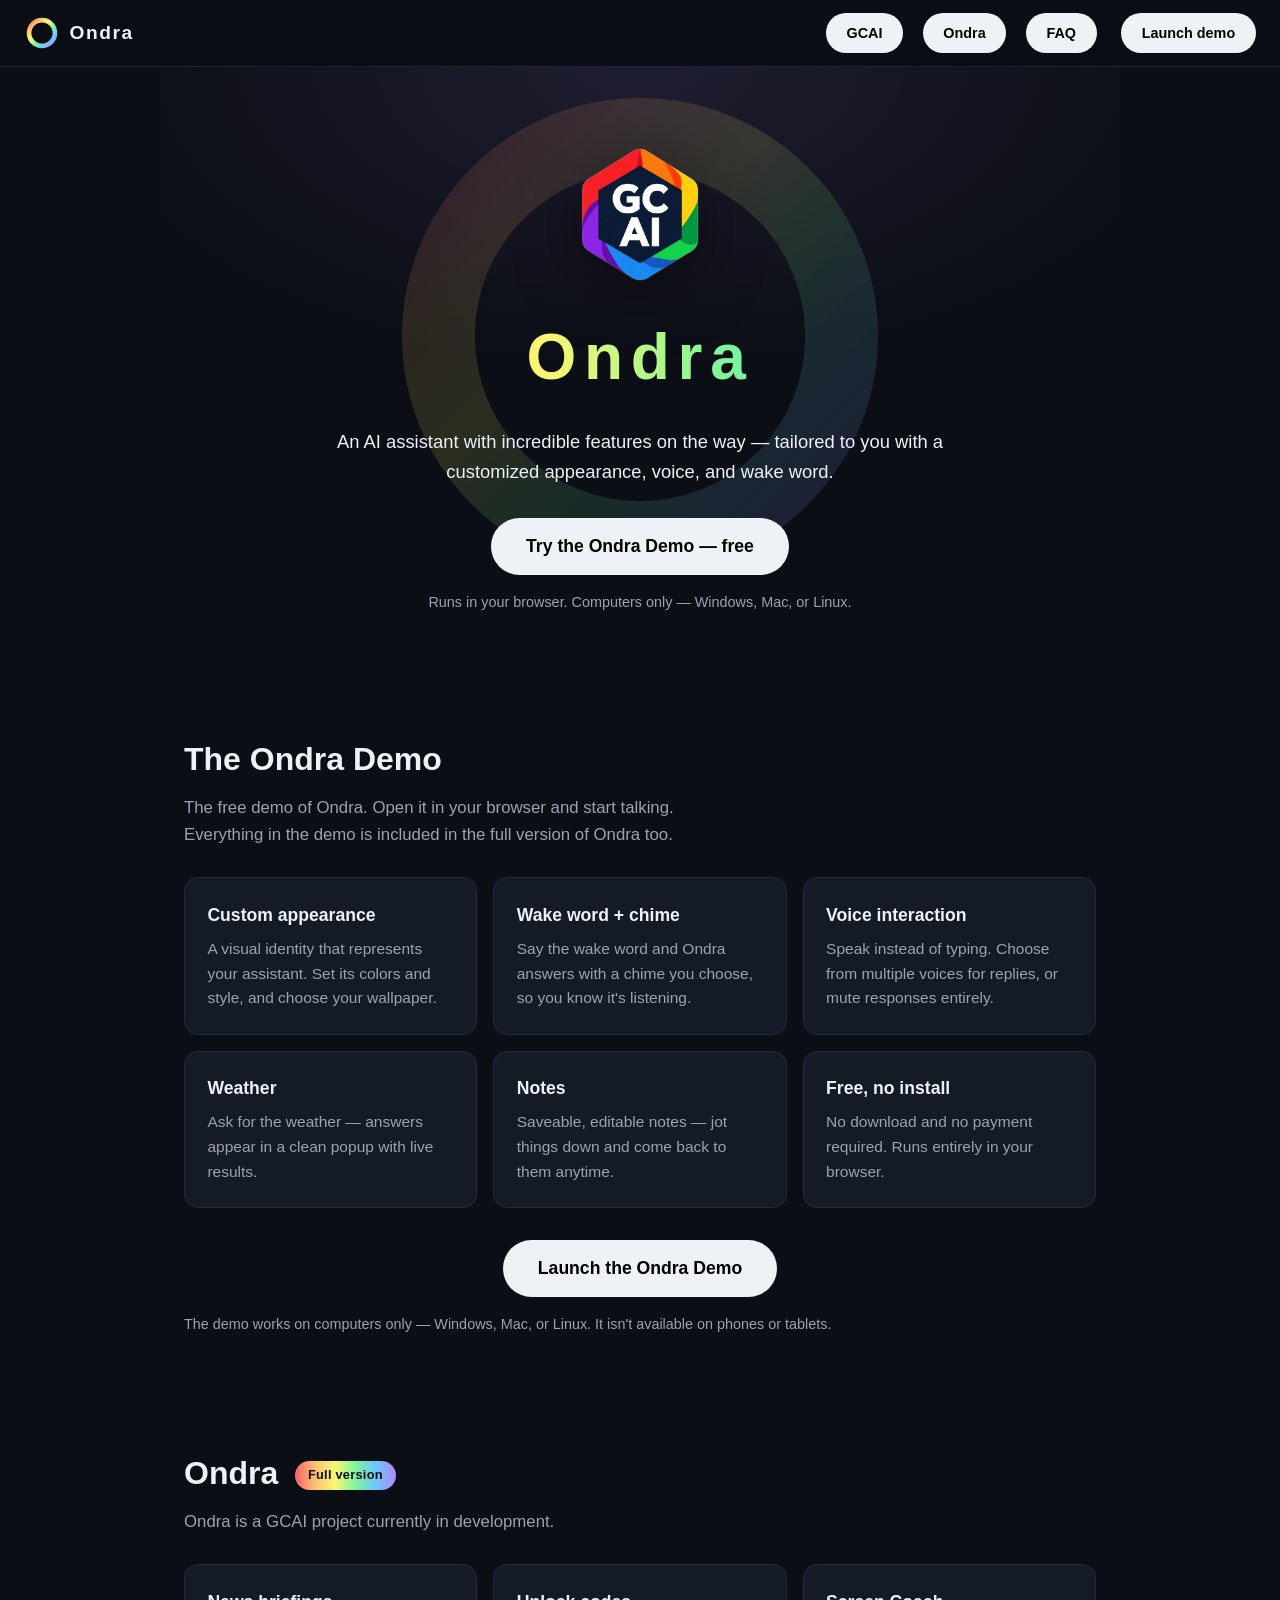
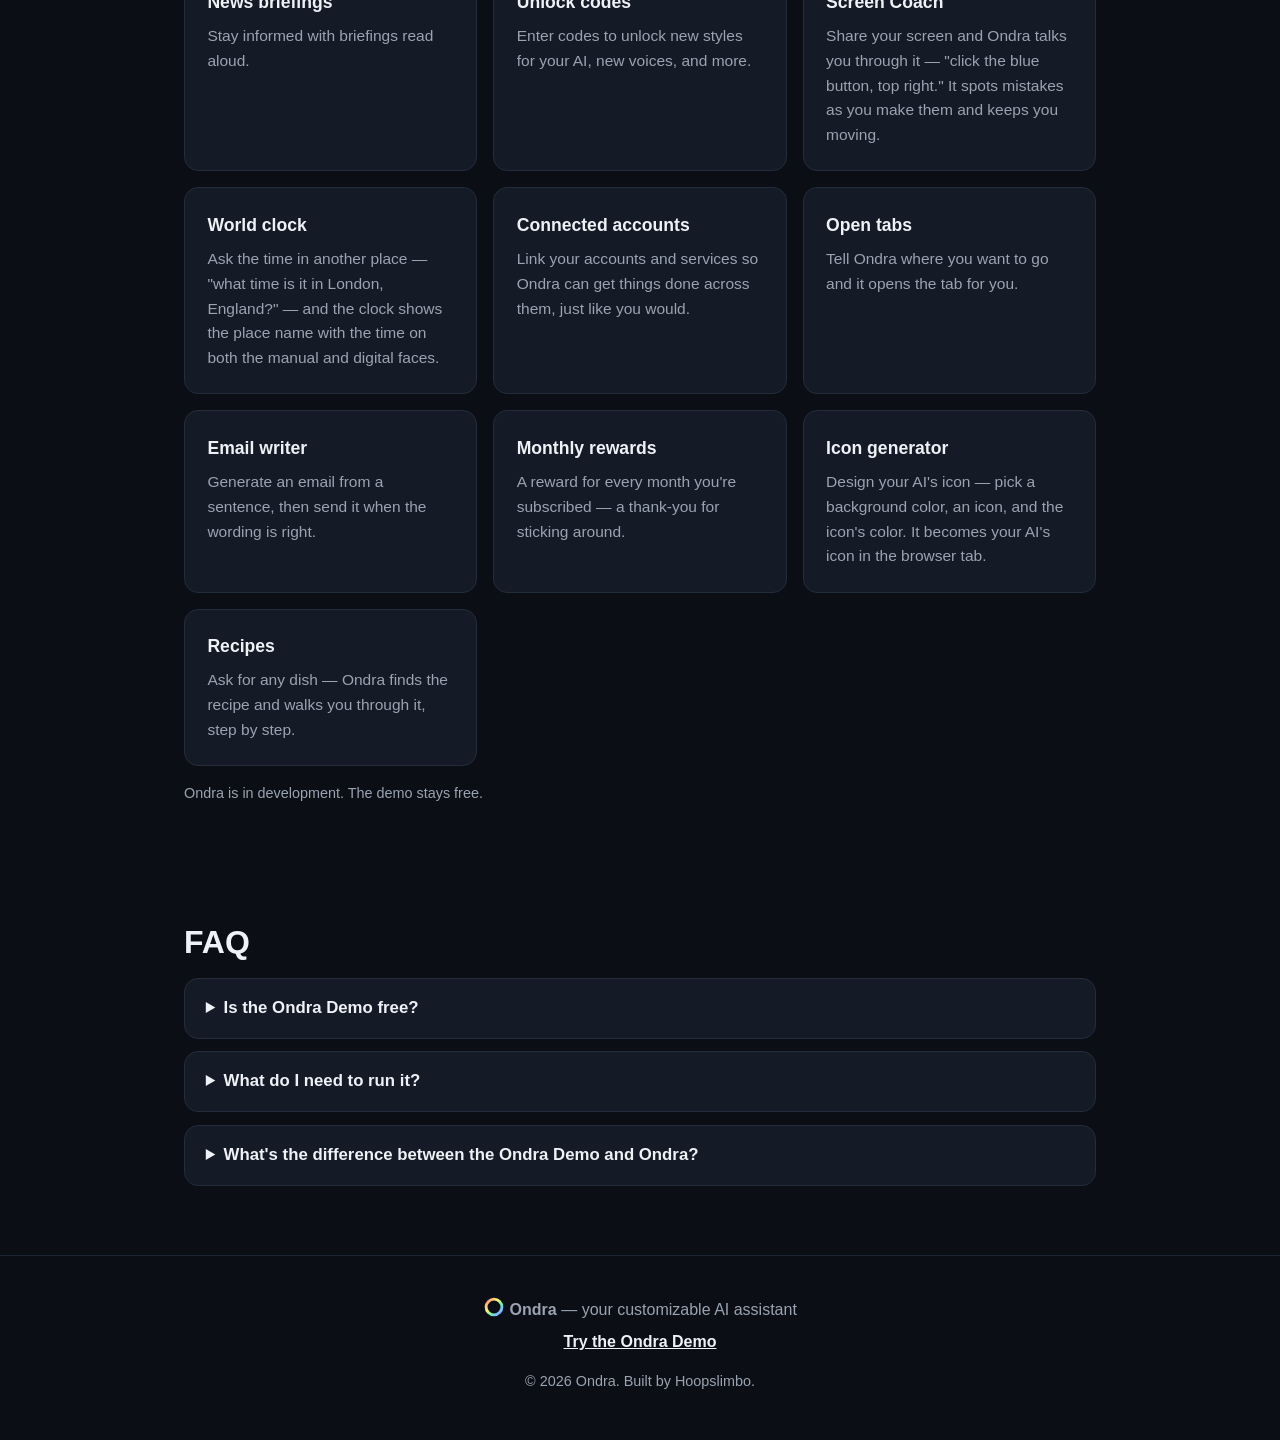
<file: ondra/index.html>
<!DOCTYPE html>
<html lang="en">
<head>
<meta charset="UTF-8">
<meta name="viewport" content="width=device-width, initial-scale=1.0">
<title>Ondra — Try the Free Demo</title>
<meta name="description" content="Ondra is an AI assistant with incredible features on the way. Try the free Ondra Demo in your browser — customized appearance, wake word, and voices.">
<meta name="keywords" content="Ondra, Ondra Demo, Ondra AI, customizable AI assistant, wake word AI">
<meta name="author" content="Hoopslimbo">
<meta name="robots" content="index, follow">
<link rel="canonical" href="https://gcai-website.pages.dev/ondra/">
<meta property="og:type" content="website">
<meta property="og:title" content="Ondra — Customizable AI Assistant">
<meta property="og:description" content="An AI assistant with incredible features on the way. Try the free Ondra Demo in your browser.">
<meta property="og:url" content="https://gcai-website.pages.dev/ondra/">
<meta property="og:image" content="https://gcai-website.pages.dev/logo.webp">
<meta name="twitter:card" content="summary_large_image">
<meta name="twitter:title" content="Ondra — Customizable AI Assistant">
<meta name="twitter:description" content="An AI assistant with incredible features on the way. Try the free Ondra Demo in your browser.">
<link rel="icon" type="image/svg+xml" href="../ondra-o.svg">
<link rel="stylesheet" href="../styles.css">
<script type="application/ld+json">
{
  "@context": "https://schema.org",
  "@type": "SoftwareApplication",
  "name": "Ondra Demo",
  "applicationCategory": "UtilitiesApplication",
  "operatingSystem": "Windows, macOS, Linux",
  "offers": { "@type": "Offer", "price": "0", "priceCurrency": "USD" },
  "url": "https://hoopslimbo.github.io/ondra-demo/ondra-demo.html",
  "description": "The free demo of the Ondra AI assistant: a customizable appearance, wake word with chime, voice input and output, weather, and a clock — right in your browser."
}
</script>
</head>
<body>
<header class="nav">
  <a class="brand" href="#top">
    <img src="../ondra-o.svg" alt="Ondra O mark" width="36" height="36">
    <span>Ondra</span>
  </a>
  <nav>
    <a class="btn btn-small btn-solid" href="../gcai/">GCAI</a>
    <a class="btn btn-small btn-solid" href="./">Ondra</a>
    <a class="btn btn-small btn-solid" href="../faq/">FAQ</a>
  </nav>
  <a class="btn btn-small btn-solid" href="https://hoopslimbo.github.io/ondra-demo/ondra-demo.html" data-demo-link>Launch demo</a>
</header>

<main id="top">
  <section class="hero">
    <img class="o-watermark" src="../ondra-o.svg" alt="" aria-hidden="true">
    <img class="hero-logo" src="../gcai-badge.png" alt="Ondra logo — a rainbow ribbon folded into a hexagon badge" width="120" height="120">
    <h1>Ondra</h1>
    <p class="lede">An AI assistant with incredible features on the way — tailored to you with a customized appearance, voice, and wake word.</p>
    <div class="cta-row">
      <a class="btn btn-big btn-solid" href="https://hoopslimbo.github.io/ondra-demo/ondra-demo.html" data-demo-link>Try the Ondra Demo — free</a>
    </div>
    <p class="fineprint">Runs in your browser. Computers only — Windows, Mac, or Linux.</p>
  </section>

  <section id="demo" class="demo">
    <h2>The Ondra Demo</h2>
    <p class="section-sub">The free demo of Ondra. Open it in your browser and start talking.<br>Everything in the demo is included in the full version of Ondra too.</p>
    <div class="cards">
      <article class="card">
        <h3>Custom appearance</h3>
        <p>A visual identity that represents your assistant. Set its colors and style, and choose your wallpaper.</p>
      </article>
      <article class="card">
        <h3>Wake word + chime</h3>
        <p>Say the wake word and Ondra answers with a chime you choose, so you know it's listening.</p>
      </article>
      <article class="card">
        <h3>Voice interaction</h3>
        <p>Speak instead of typing. Choose from multiple voices for replies, or mute responses entirely.</p>
      </article>
      <article class="card">
        <h3>Weather</h3>
        <p>Ask for the weather — answers appear in a clean popup with live results.</p>
      </article>
      <article class="card">
        <h3>Notes</h3>
        <p>Saveable, editable notes — jot things down and come back to them anytime.</p>
      </article>
      <article class="card">
        <h3>Free, no install</h3>
        <p>No download and no payment required. Runs entirely in your browser.</p>
      </article>
    </div>
    <div class="cta-row">
      <a class="btn btn-big btn-solid" href="https://hoopslimbo.github.io/ondra-demo/ondra-demo.html" data-demo-link>Launch the Ondra Demo</a>
    </div>
    <p class="fineprint">The demo works on computers only — Windows, Mac, or Linux. It isn't available on phones or tablets.</p>
  </section>

  <section id="ondra" class="ondra">
    <h2>Ondra <span class="pill">Full version</span></h2>
    <p class="section-sub">Ondra is a GCAI project currently in development.</p>
    <div class="cards">
      <article class="card">
        <h3>News briefings</h3>
        <p>Stay informed with briefings read aloud.</p>
      </article>
      <article class="card">
        <h3>Unlock codes</h3>
        <p>Enter codes to unlock new styles for your AI, new voices, and more.</p>
      </article>
      <article class="card">
        <h3>Screen Coach</h3>
        <p>Share your screen and Ondra talks you through it — "click the blue button, top right." It spots mistakes as you make them and keeps you moving.</p>
      </article>
      <article class="card">
        <h3>World clock</h3>
        <p>Ask the time in another place — "what time is it in London, England?" — and the clock shows the place name with the time on both the manual and digital faces.</p>
      </article>
      <article class="card">
        <h3>Connected accounts</h3>
        <p>Link your accounts and services so Ondra can get things done across them, just like you would.</p>
      </article>
      <article class="card">
        <h3>Open tabs</h3>
        <p>Tell Ondra where you want to go and it opens the tab for you.</p>
      </article>
      <article class="card">
        <h3>Email writer</h3>
        <p>Generate an email from a sentence, then send it when the wording is right.</p>
      </article>
      <article class="card">
        <h3>Monthly rewards</h3>
        <p>A reward for every month you're subscribed — a thank-you for sticking around.</p>
      </article>
      <article class="card">
        <h3>Icon generator</h3>
        <p>Design your AI's icon — pick a background color, an icon, and the icon's color. It becomes your AI's icon in the browser tab.</p>
      </article>
      <article class="card">
        <h3>Recipes</h3>
        <p>Ask for any dish — Ondra finds the recipe and walks you through it, step by step.</p>
      </article>
    </div>
    <p class="fineprint">Ondra is in development. The demo stays free.</p>
  </section>

  <section id="faq" class="faq">
    <h2>FAQ</h2>
    <details>
      <summary>Is the Ondra Demo free?</summary>
      <p>Yes. The demo is completely free — no account, no payment, no install. Open it in your browser and go.</p>
    </details>
    <details>
      <summary>What do I need to run it?</summary>
      <p>A computer (Windows, Mac, or Linux) with a modern browser such as Google Chrome. The demo isn't available on phones or tablets.</p>
    </details>
    <details>
      <summary>What's the difference between the Ondra Demo and Ondra?</summary>
      <p>The Ondra Demo is the free demo: a customizable appearance, wake word, voices, weather, and clock. Ondra is the full version, with incredible features on the way — including Screen Coach and news briefings.</p>
    </details>
  </section>
</main>

<footer>
  <p><img class="o-mark" src="../ondra-o.svg" alt="Ondra O mark" width="22" height="22"> <strong>Ondra</strong> — your customizable AI assistant</p>
  <p><a href="https://hoopslimbo.github.io/ondra-demo/ondra-demo.html" data-demo-link>Try the Ondra Demo</a></p>
  <p class="fineprint">© 2026 Ondra. Built by Hoopslimbo.</p>
</footer>
<script>
(function () {
  function isMobileDevice() {
    var ua = navigator.userAgent || '';
    if (/Android|webOS|iPhone|iPad|iPod|BlackBerry|IEMobile|Opera Mini/i.test(ua)) return true;
    // iPadOS 13+ reports as Macintosh; catch it via touch support
    return /Macintosh/i.test(ua) && navigator.maxTouchPoints > 1;
  }
  function showComputerOnlyMessage() {
    if (document.querySelector('.computer-only-overlay')) return;
    var overlay = document.createElement('div');
    overlay.className = 'computer-only-overlay';
    var box = document.createElement('div');
    box.className = 'computer-only-box';
    var msg = document.createElement('p');
    msg.textContent = 'This software is only accessible through computers. Please try again on a computer';
    var btn = document.createElement('button');
    btn.type = 'button';
    btn.textContent = 'OK';
    box.appendChild(msg);
    box.appendChild(btn);
    overlay.appendChild(box);
    overlay.addEventListener('click', function () { overlay.remove(); });
    document.body.appendChild(overlay);
    setTimeout(function () { overlay.remove(); }, 5000);
  }
  if (!isMobileDevice()) return;
  document.querySelectorAll('a[data-demo-link]').forEach(function (a) {
    a.addEventListener('click', function (e) {
      e.preventDefault();
      showComputerOnlyMessage();
    });
  });
})();
</script>
</body>
</html>
</file>
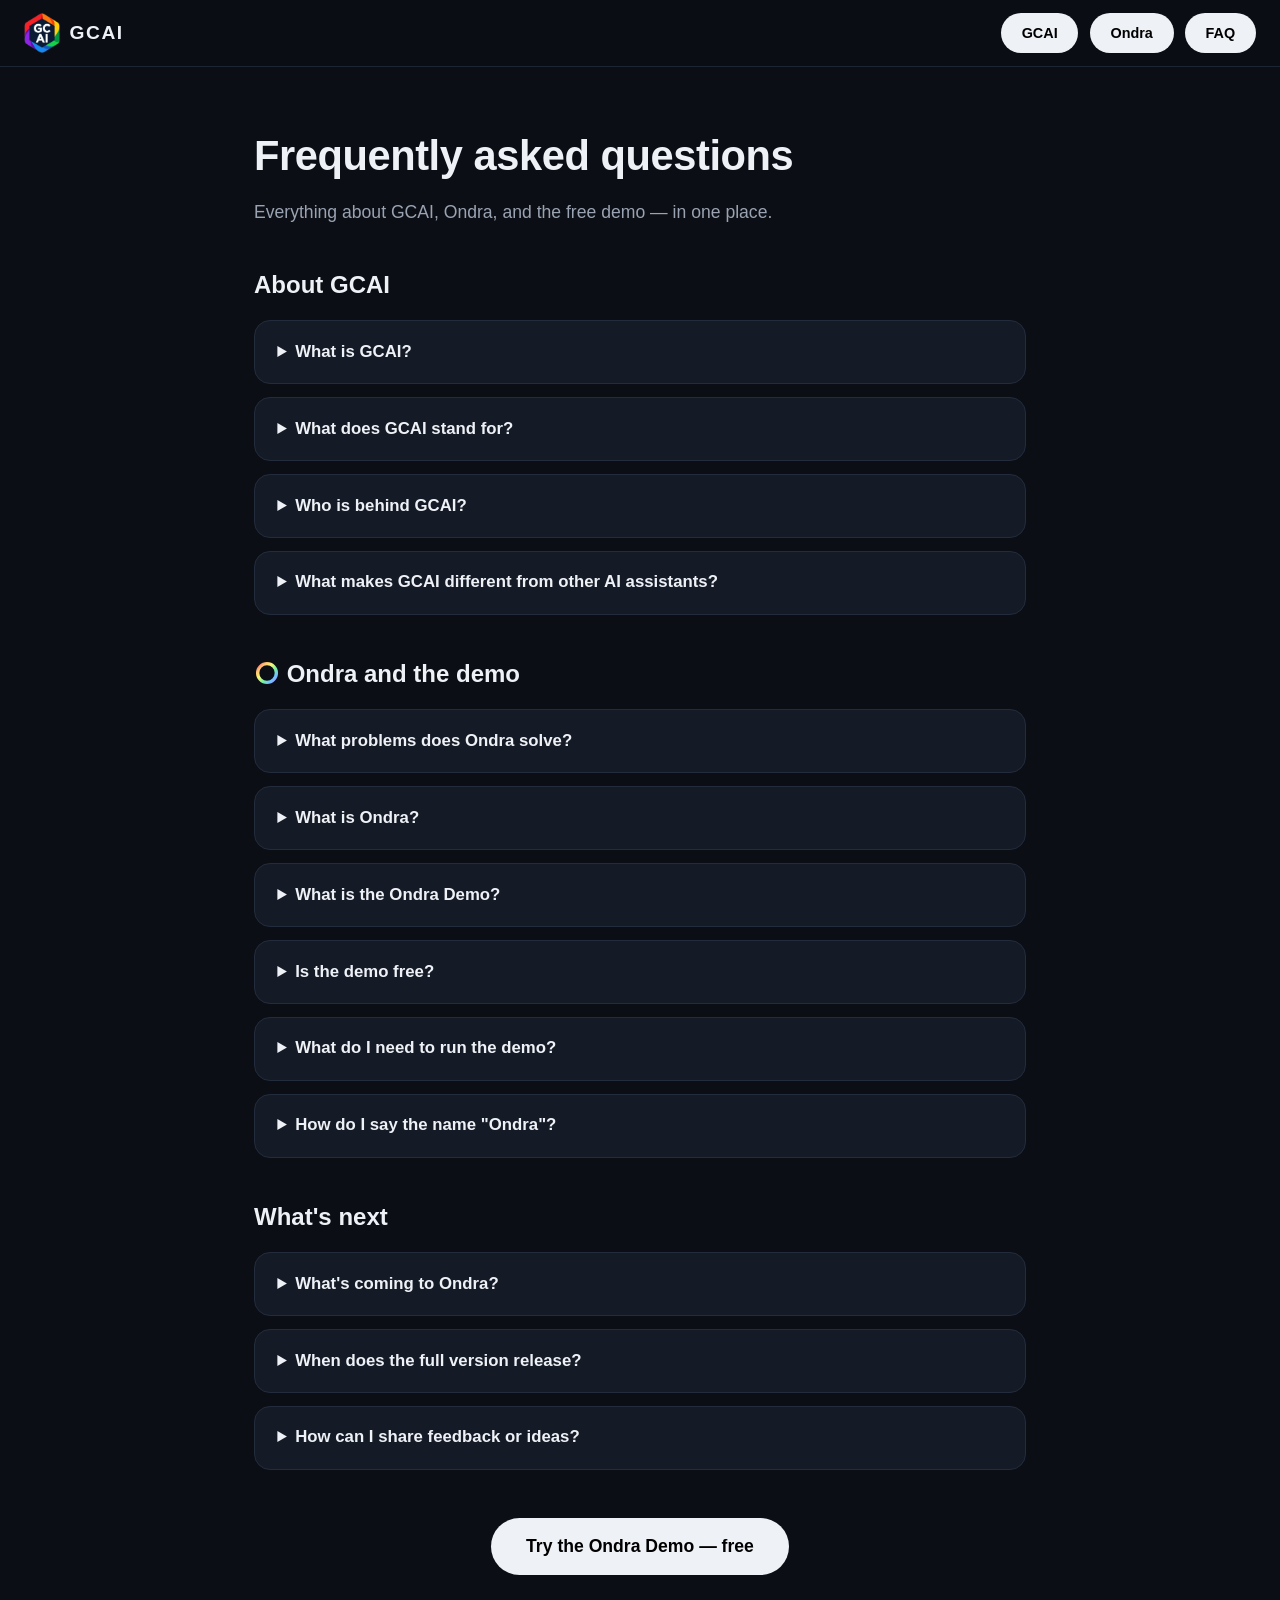
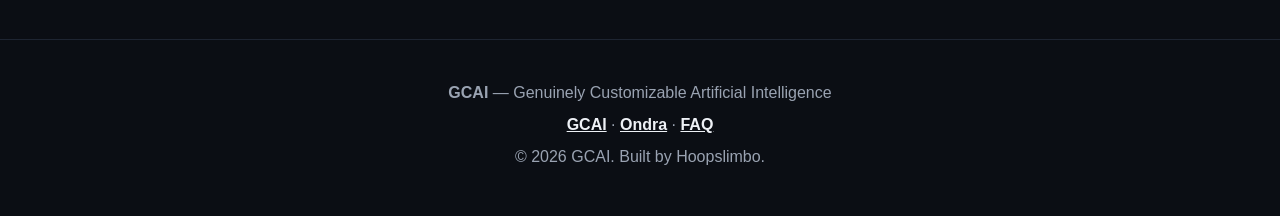
<file: faq-index.html>
<!DOCTYPE html>
<html lang="en">
<head>
<meta charset="UTF-8">
<meta name="viewport" content="width=device-width, initial-scale=1.0">
<title>FAQ — GCAI</title>
<meta name="description" content="Frequently asked questions about GCAI (Genuinely Customizable Artificial Intelligence), Ondra, and the free Ondra Demo.">
<meta name="author" content="Hoopslimbo">
<link rel="icon" type="image/png" href="../gcai-badge.png">
<style>
  :root {
    --bg: #0b0e14;
    --card: #151b26;
    --text: #eef1f6;
    --muted: #9aa3b2;
    --rainbow: linear-gradient(90deg, #ff5f6d, #ffc371, #f9f871, #7bf59b, #6ec6ff, #b388ff);
    --radius: 16px;
  }
  * { box-sizing: border-box; margin: 0; padding: 0; }
  body {
    background: var(--bg);
    color: var(--text);
    font-family: -apple-system, BlinkMacSystemFont, "Segoe UI", Roboto, Helvetica, Arial, sans-serif;
    line-height: 1.6;
  }
  a { color: inherit; }

  .nav {
    position: sticky; top: 0; z-index: 10;
    display: flex; align-items: center; gap: 1.5rem;
    padding: 0.8rem 1.5rem;
    background: rgba(11, 14, 20, 0.92);
    backdrop-filter: blur(8px);
    border-bottom: 1px solid #1e2532;
  }
  .brand { display: flex; align-items: center; gap: 0.6rem; text-decoration: none; font-weight: 800; font-size: 1.2rem; letter-spacing: 0.08em; }
  .brand img { border-radius: 8px; height: auto; }
  .nav nav { display: flex; gap: 0.7rem; margin-left: auto; align-items: center; }

  .btn {
    display: inline-block; text-decoration: none; font-weight: 700;
    background: var(--rainbow); color: #0b0e14;
    border-radius: 999px; padding: 0.55rem 1.3rem;
    transition: transform 0.15s ease, box-shadow 0.15s ease;
  }
  .btn:hover { transform: translateY(-2px); box-shadow: 0 8px 24px rgba(255, 95, 109, 0.25); }
  .btn-big { font-size: 1.1rem; padding: 0.9rem 2.2rem; }
  .btn-small { font-size: 0.9rem; }
  .btn-solid { background: #eef1f6; color: #000; font-weight: 800; }
  .btn-solid:hover { box-shadow: 0 8px 24px rgba(238, 241, 246, 0.22); }

  main { max-width: 820px; margin: 0 auto; padding: 3.5rem 1.5rem 4rem; }
  h1 { font-size: 2.6rem; letter-spacing: -0.01em; margin-bottom: 0.5rem; }
  .lede { color: var(--muted); font-size: 1.1rem; margin-bottom: 2.5rem; }
  h2 { font-size: 1.5rem; margin: 2.5rem 0 1rem; }

  details {
    background: var(--card);
    border: 1px solid #232c3d;
    border-radius: var(--radius);
    padding: 1.1rem 1.4rem;
    margin-bottom: 0.8rem;
  }
  summary { font-weight: 700; font-size: 1.05rem; cursor: pointer; }
  summary::-webkit-details-marker { color: #8ab4ff; }
  details p { color: #c9d1de; margin-top: 0.6rem; }
  details a { color: #8ab4ff; font-weight: 600; }

  .cta-row { margin-top: 3rem; display: flex; gap: 1rem; justify-content: center; flex-wrap: wrap; }

  footer {
    text-align: center; padding: 2.5rem 1.5rem;
    border-top: 1px solid #1e2532; color: var(--muted);
  }
  footer p { margin-bottom: 0.4rem; }
  footer a { color: var(--text); font-weight: 600; }

  .o-mark { display: inline-block; vertical-align: -0.18em; }
  /* Computer-only demo guard */
  .computer-only-overlay {
    position: fixed; inset: 0;
    background: rgba(0, 0, 0, 0.72);
    display: flex; align-items: center; justify-content: center;
    z-index: 9999; padding: 1.5rem;
  }
  .computer-only-box {
    background: #111827; color: #f9fafb;
    border: 1px solid #374151; border-radius: 12px;
    padding: 1.5rem 1.75rem; max-width: 24rem; text-align: center;
    box-shadow: 0 20px 60px rgba(0, 0, 0, 0.5);
  }
  .computer-only-box p { margin: 0 0 1rem; line-height: 1.5; }
  .computer-only-box button {
    background: #f9fafb; color: #111827; border: none; border-radius: 8px;
    padding: 0.6rem 1.6rem; font-size: 1rem; font-weight: 600; cursor: pointer;
  }
  @media (max-width: 640px) {
    h1 { font-size: 2rem; }
    main { padding: 2.5rem 1.2rem 3rem; }
    .nav { flex-wrap: wrap; gap: 0.7rem 1rem; padding: 0.8rem 1rem; }
    .nav nav { flex-basis: 100%; justify-content: center; margin-left: 0; }
  }
</style>
</head>
<body>

<header class="nav">
  <a class="brand" href="../gcai/">
    <img src="../gcai-badge.png" alt="GCAI logo" width="36" height="36">
    <span>GCAI</span>
  </a>
  <nav>
    <a class="btn btn-small btn-solid" href="../gcai/">GCAI</a>
    <a class="btn btn-small btn-solid" href="../ondra/">Ondra</a>
    <a class="btn btn-small btn-solid" href="./">FAQ</a>
  </nav>
</header>

<main>
  <h1>Frequently asked questions</h1>
  <p class="lede">Everything about GCAI, Ondra, and the free demo — in one place.</p>

  <h2>About GCAI</h2>
  <details>
    <summary>What is GCAI?</summary>
    <p>GCAI is an independent artificial intelligence project building genuinely incredible features — an assistant that talks you through any task on your screen, builds working apps from a sentence, and more — shaped around the individual: your voice, your style, your way of working.</p>
  </details>
  <details>
    <summary>What does GCAI stand for?</summary>
    <p>Genuinely Customizable Artificial Intelligence.</p>
  </details>
  <details>
    <summary>Who is behind GCAI?</summary>
    <p>GCAI is built by Hoopslimbo — an independent project, developed and shaped with direct feedback from the people who use it.</p>
  </details>
  <details>
    <summary>What makes GCAI different from other AI assistants?</summary>
    <p>Most assistants ship as a finished product with a short feature list. GCAI starts from the opposite assumption — that your assistant should do incredible things, and feel like yours while doing them. Deep customization isn't an add-on here; it's part of the point.</p>
  </details>

  <h2><img class="o-mark" src="../ondra-o.svg" alt="Ondra O mark" width="26" height="26"> Ondra and the demo</h2>
  <details>
    <summary>What problems does Ondra solve?</summary>
    <p>Ondra exists because most AI is a stranger you adapt to, instead of an assistant that adapts to you. Specifically:</p>
    <p><strong>The "figure it out yourself" problem.</strong> Most software help is a tutorial, a video, or a support ticket. <strong>Screen Coach</strong> ends that — Ondra watches your screen and talks you through any task, click by click, in the moment. Nobody has to translate a tutorial into their own situation.</p>
    <p><strong>The "AI is a stranger" problem.</strong> Other assistants arrive as a finished product you adapt to. Ondra becomes <em>yours</em> — appearance, voice, wake word, tab icon, and unlock codes that open up new AI styles, voices, and add-ons. Small stuff, but it's the difference between using a tool and having <em>your</em> assistant.</p>
    <p><strong>Everyday friction.</strong> The coming features attack the little things that cost you time: asking the time anywhere in the world, checking what's on your computer and how much storage is left, getting things done across your accounts and services, notes you can save and edit, opening tabs on command, and emails written from a single sentence — so you spend less time juggling apps and more time doing the thing.</p>
  </details>
  <details>
    <summary>What is Ondra?</summary>
    <p>Ondra is GCAI's flagship project: an AI assistant currently in development, with incredible features on the way — Screen Coach and more. You choose its appearance, its voice, and the wake word that calls it.</p>
  </details>
  <details>
    <summary>What is the Ondra Demo?</summary>
    <p>A free, working demo of Ondra that runs entirely in your browser. It includes voice interaction, a custom wake word and chime, weather, a live clock, and more.</p>
  </details>
  <details>
    <summary>Is the demo free?</summary>
    <p>Yes — completely free. No account, no payment, no install. Open it in your browser and start talking.</p>
  </details>
  <details>
    <summary>What do I need to run the demo?</summary>
    <p>A computer (Windows, Mac, or Linux) with a modern browser such as Google Chrome. The demo isn't available on phones or tablets.</p>
  </details>
  <details>
    <summary>How do I say the name "Ondra"?</summary>
    <p>It's pronounced ON-drah.</p>
  </details>

  <h2>What's next</h2>
  <details>
    <summary>What's coming to Ondra?</summary>
    <p>Several features are in the works: <strong>Screen Coach</strong>, which watches your screen and talks you through any task step by step; a <strong>world clock</strong> that shows the time anywhere on the planet; deeper <strong>computer access</strong> for questions about your files and storage; <strong>connected accounts</strong> so Ondra can get things done across your services; saveable, editable <strong>notes</strong>; the ability to <strong>open tabs</strong> on command; an <strong>email writer</strong> that generates and sends emails; <strong>monthly rewards</strong> for every month you're subscribed; and an <strong>icon generator</strong> for designing your AI's icon — background color, icon, and icon color — shown in the browser tab.</p>
  </details>
  <details>
    <summary>When does the full version release?</summary>
    <p>Ondra is still in development, and there's no release date yet. The demo stays free in the meantime.</p>
  </details>
  <details>
    <summary>How can I share feedback or ideas?</summary>
    <p>There's a feedback option built right into the demo — use it to report bugs or suggest features. Real feedback from real use is what shapes where Ondra goes next.</p>
  </details>

  <div class="cta-row">
    <a class="btn btn-big btn-solid" href="https://hoopslimbo.github.io/ondra-demo/ondra-demo.html" data-demo-link>Try the Ondra Demo — free</a>
  </div>
</main>

<footer>
  <p><strong>GCAI</strong> — Genuinely Customizable Artificial Intelligence</p>
  <p><a href="../gcai/">GCAI</a> · <a href="../ondra/">Ondra</a> · <a href="./">FAQ</a></p>
  <p>© 2026 GCAI. Built by Hoopslimbo.</p>
</footer>

<script>
(function () {
  function isMobileDevice() {
    var ua = navigator.userAgent || '';
    if (/Android|webOS|iPhone|iPad|iPod|BlackBerry|IEMobile|Opera Mini/i.test(ua)) return true;
    // iPadOS 13+ reports as Macintosh; catch it via touch support
    return /Macintosh/i.test(ua) && navigator.maxTouchPoints > 1;
  }
  function showComputerOnlyMessage() {
    if (document.querySelector('.computer-only-overlay')) return;
    var overlay = document.createElement('div');
    overlay.className = 'computer-only-overlay';
    var box = document.createElement('div');
    box.className = 'computer-only-box';
    var msg = document.createElement('p');
    msg.textContent = 'This software is only accessible through computers. Please try again on a computer';
    var btn = document.createElement('button');
    btn.type = 'button';
    btn.textContent = 'OK';
    box.appendChild(msg);
    box.appendChild(btn);
    overlay.appendChild(box);
    overlay.addEventListener('click', function () { overlay.remove(); });
    document.body.appendChild(overlay);
    setTimeout(function () { overlay.remove(); }, 5000);
  }
  if (!isMobileDevice()) return;
  document.querySelectorAll('a[data-demo-link]').forEach(function (a) {
    a.addEventListener('click', function (e) {
      e.preventDefault();
      showComputerOnlyMessage();
    });
  });
})();
</script>
</body>
</html>
</file>
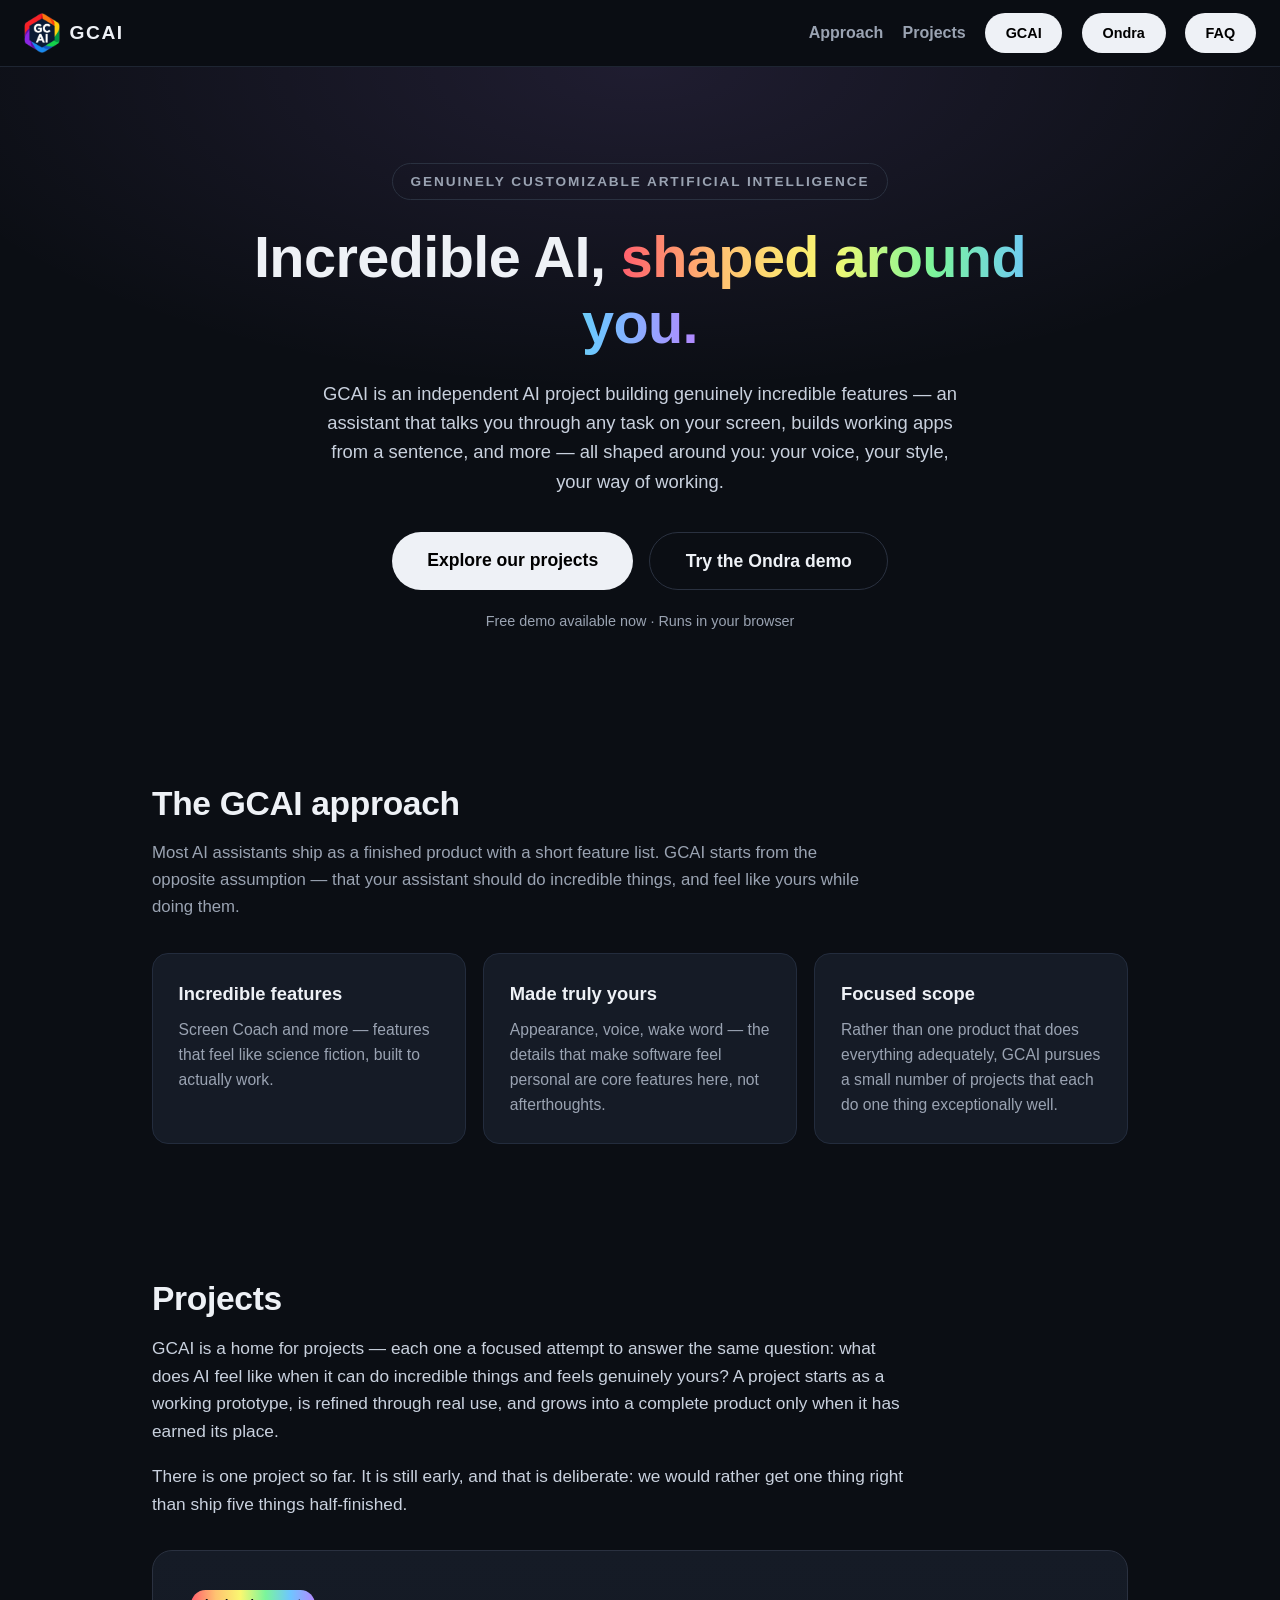
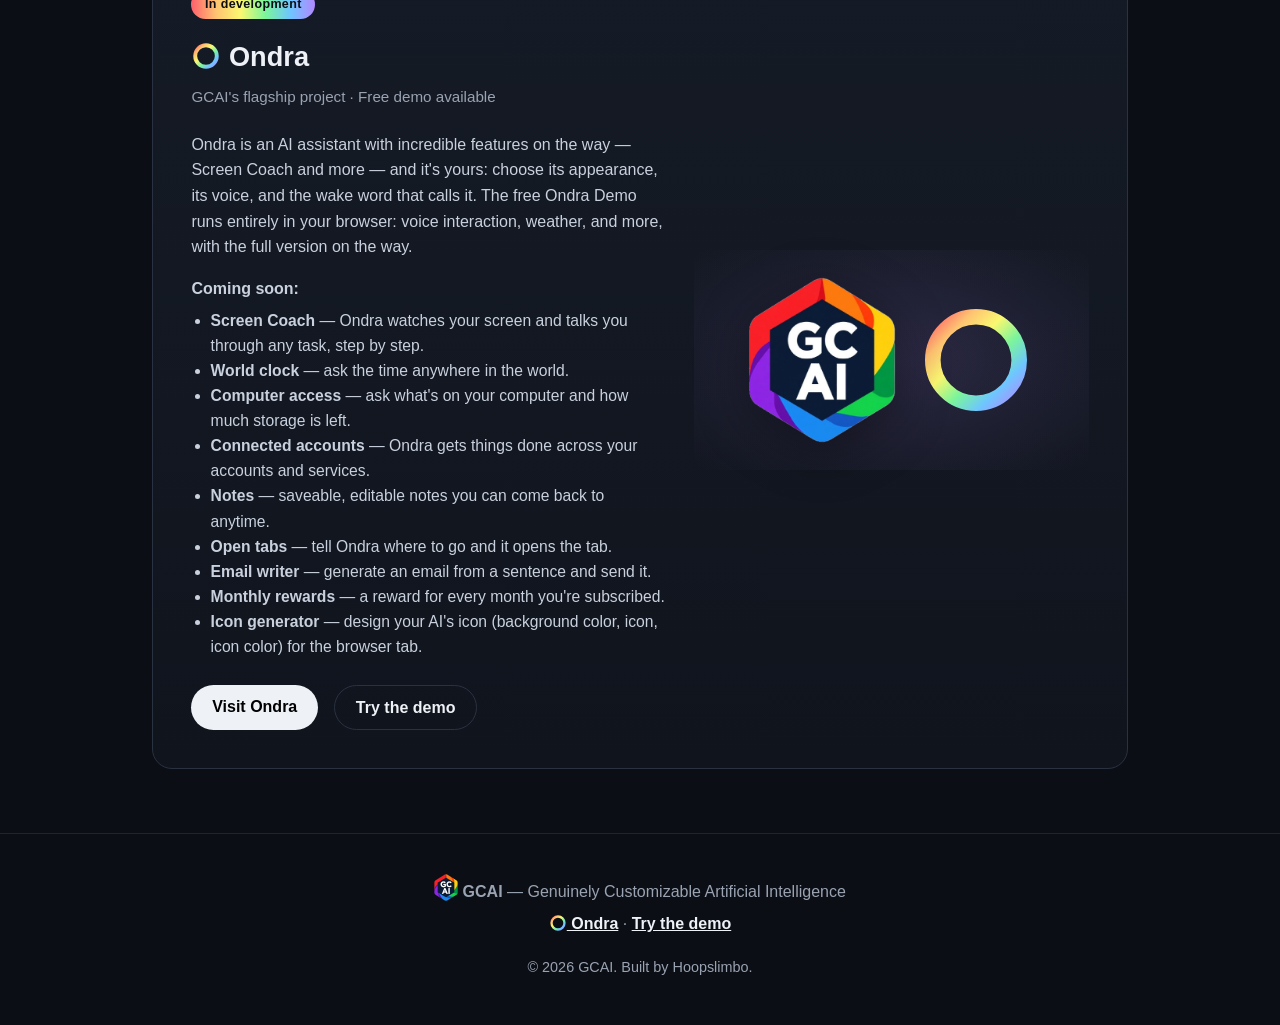
<file: gcai-index.html>
<!DOCTYPE html>
<html lang="en">
<head>
<meta charset="UTF-8">
<meta name="viewport" content="width=device-width, initial-scale=1.0">
<title>GCAI — Genuinely Customizable Artificial Intelligence</title>
<meta name="description" content="GCAI (Genuinely Customizable Artificial Intelligence) builds AI with incredible features, shaped around the individual. Explore our projects, starting with Ondra.">
<meta name="author" content="Hoopslimbo">
<link rel="icon" type="image/png" href="../gcai-badge.png">
<style>
  :root {
    --bg: #0b0e14;
    --bg2: #11151d;
    --card: #151b26;
    --text: #eef1f6;
    --muted: #9aa3b2;
    --rainbow: linear-gradient(90deg, #ff5f6d, #ffc371, #f9f871, #7bf59b, #6ec6ff, #b388ff);
    --radius: 16px;
  }
  * { box-sizing: border-box; margin: 0; padding: 0; }
  html { scroll-behavior: smooth; }
  body {
    background: var(--bg);
    color: var(--text);
    font-family: -apple-system, BlinkMacSystemFont, "Segoe UI", Roboto, Helvetica, Arial, sans-serif;
    line-height: 1.6;
  }
  a { color: inherit; }

  /* Nav */
  .nav {
    position: sticky; top: 0; z-index: 10;
    display: flex; align-items: center; gap: 1.5rem;
    padding: 0.8rem 1.5rem;
    background: rgba(11, 14, 20, 0.92);
    backdrop-filter: blur(8px);
    border-bottom: 1px solid #1e2532;
  }
  .brand { display: flex; align-items: center; gap: 0.6rem; text-decoration: none; font-weight: 800; font-size: 1.2rem; letter-spacing: 0.08em; }
  .brand img { border-radius: 8px; height: auto; }
  .nav nav { display: flex; gap: 1.2rem; margin-left: auto; align-items: center; }
  .nav nav a.nav-link { text-decoration: none; color: var(--muted); font-weight: 600; }
  .nav nav a.nav-link:hover { color: var(--text); }

  /* Buttons */
  .btn {
    display: inline-block; text-decoration: none; font-weight: 700;
    background: var(--rainbow); color: #0b0e14;
    border-radius: 999px; padding: 0.55rem 1.3rem;
    transition: transform 0.15s ease, box-shadow 0.15s ease;
  }
  .btn:hover { transform: translateY(-2px); box-shadow: 0 8px 24px rgba(255, 95, 109, 0.25); }
  .btn-big { font-size: 1.1rem; padding: 0.9rem 2.2rem; }
  .btn-small { font-size: 0.9rem; }
  .btn-ghost {
    background: transparent; color: var(--text);
    border: 1px solid #2a3140;
  }
  .btn-ghost:hover { border-color: #8ab4ff; box-shadow: none; }
  .btn-solid { background: #eef1f6; color: #000; font-weight: 800; }
  .btn-solid:hover { box-shadow: 0 8px 24px rgba(238, 241, 246, 0.22); }

  /* Hero */
  .hero {
    text-align: center;
    padding: 6rem 1.5rem 5rem;
    background: radial-gradient(ellipse 60% 50% at 50% 0%, rgba(179, 136, 255, 0.12), transparent);
  }
  .eyebrow {
    display: inline-block;
    font-size: 0.85rem; font-weight: 700; letter-spacing: 0.14em; text-transform: uppercase;
    color: var(--muted);
    border: 1px solid #2a3140; border-radius: 999px;
    padding: 0.4rem 1.1rem; margin-bottom: 1.5rem;
  }
  .hero h1 {
    font-size: 3.6rem; font-weight: 900; line-height: 1.15; letter-spacing: -0.01em;
    max-width: 820px; margin: 0 auto;
  }
  .hero h1 .grad {
    background: var(--rainbow);
    -webkit-background-clip: text; background-clip: text; color: transparent;
  }
  .lede { max-width: 640px; margin: 1.4rem auto 0; font-size: 1.15rem; color: #c9d1de; }
  .cta-row { margin-top: 2.2rem; display: flex; gap: 1rem; justify-content: center; flex-wrap: wrap; }
  .fineprint { color: var(--muted); font-size: 0.9rem; margin-top: 1.2rem; }

  /* Sections */
  section.block { max-width: 1024px; margin: 0 auto; padding: 4rem 1.5rem; }
  section.block h2 { font-size: 2.1rem; margin-bottom: 0.6rem; letter-spacing: -0.01em; }
  .section-sub { color: var(--muted); margin-bottom: 2rem; font-size: 1.05rem; max-width: 720px; }
  .prose { max-width: 760px; }
  .prose p { color: #c9d1de; font-size: 1.08rem; margin-bottom: 1.1rem; }

  /* Cards */
  .cards {
    display: grid; gap: 1.1rem;
    grid-template-columns: repeat(auto-fit, minmax(270px, 1fr));
  }
  .card {
    background: var(--card);
    border: 1px solid #232c3d;
    border-radius: var(--radius);
    padding: 1.6rem;
  }
  .card h3 { font-size: 1.15rem; margin-bottom: 0.5rem; }
  .card p { color: var(--muted); font-size: 0.98rem; }

  /* Project spotlight */
  .spotlight {
    background: linear-gradient(180deg, #151b26, #10141d);
    border: 1px solid #2a3140;
    border-radius: 20px;
    padding: 2.4rem;
    display: grid; gap: 1.8rem;
    grid-template-columns: 1fr;
  }
  @media (min-width: 760px) { .spotlight { grid-template-columns: 1.2fr 1fr; align-items: center; } }
  .spotlight h3 { font-size: 1.7rem; margin-bottom: 0.4rem; }
  .spotlight p { color: #c9d1de; margin-bottom: 1rem; }
  .spotlight .meta { color: var(--muted); font-size: 0.95rem; margin-bottom: 1.4rem; }
  .pill {
    display: inline-block; white-space: nowrap;
    font-size: 0.78rem; font-weight: 700;
    background: var(--rainbow); color: #0b0e14;
    border-radius: 999px; padding: 0.28rem 0.85rem; margin-bottom: 1rem;
    letter-spacing: 0.03em;
  }
  .spotlight-visual {
    display: flex; align-items: center; justify-content: center;
    min-height: 220px;
    background: radial-gradient(ellipse 70% 70% at 50% 50%, rgba(179, 136, 255, 0.16), transparent);
    border-radius: 14px;
  }
  .spotlight-visual img { border-radius: 24px; width: 150px; height: 150px; }
  .spotlight-visual img.badge { width: 150px; height: auto; border-radius: 0;
    filter: drop-shadow(0 10px 26px rgba(0, 0, 0, 0.4)); }
  .o-mark { display: inline-block; vertical-align: -0.18em; }
  /* Computer-only demo guard */
  .computer-only-overlay {
    position: fixed; inset: 0;
    background: rgba(0, 0, 0, 0.72);
    display: flex; align-items: center; justify-content: center;
    z-index: 9999; padding: 1.5rem;
  }
  .computer-only-box {
    background: #111827; color: #f9fafb;
    border: 1px solid #374151; border-radius: 12px;
    padding: 1.5rem 1.75rem; max-width: 24rem; text-align: center;
    box-shadow: 0 20px 60px rgba(0, 0, 0, 0.5);
  }
  .computer-only-box p { margin: 0 0 1rem; line-height: 1.5; }
  .computer-only-box button {
    background: #f9fafb; color: #111827; border: none; border-radius: 8px;
    padding: 0.6rem 1.6rem; font-size: 1rem; font-weight: 600; cursor: pointer;
  }

  /* Footer */
  footer {
    text-align: center; padding: 2.5rem 1.5rem;
    border-top: 1px solid #1e2532; color: var(--muted);
  }
  footer p { margin-bottom: 0.4rem; }
  footer a { color: var(--text); font-weight: 600; }

  @media (max-width: 640px) {
    .nav nav .nav-link { display: none; }
    .hero h1 { font-size: 2.4rem; }
    .hero { padding: 4rem 1.2rem 3.5rem; }
    .spotlight { padding: 1.6rem; }
  }
</style>
</head>
<body>

<header class="nav">
  <a class="brand" href="#top">
    <img src="../gcai-badge.png" alt="GCAI logo" width="36" height="36">
    <span>GCAI</span>
  </a>
  <nav>
    <a class="nav-link" href="#approach">Approach</a>
    <a class="nav-link" href="#projects">Projects</a>
    <a class="btn btn-small btn-solid" href="./">GCAI</a>
    <a class="btn btn-small btn-solid" href="../ondra/">Ondra</a>
    <a class="btn btn-small btn-solid" href="../faq/">FAQ</a>
  </nav>
</header>

<main id="top">
  <section class="hero">
    <span class="eyebrow">Genuinely Customizable Artificial Intelligence</span>
    <h1>Incredible AI, <span class="grad">shaped around you.</span></h1>
    <p class="lede">GCAI is an independent AI project building genuinely incredible features — an assistant that talks you through any task on your screen, builds working apps from a sentence, and more — all shaped around you: your voice, your style, your way of working.</p>
    <div class="cta-row">
      <a class="btn btn-big btn-solid" href="#projects">Explore our projects</a>
      <a class="btn btn-big btn-ghost" href="https://hoopslimbo.github.io/ondra-demo/ondra-demo.html" data-demo-link>Try the Ondra demo</a>
    </div>
    <p class="fineprint">Free demo available now · Runs in your browser</p>
  </section>

  <section id="approach" class="block">
    <h2>The GCAI approach</h2>
    <p class="section-sub">Most AI assistants ship as a finished product with a short feature list. GCAI starts from the opposite assumption — that your assistant should do incredible things, and feel like yours while doing them.</p>
    <div class="cards">
      <article class="card">
        <h3>Incredible features</h3>
        <p>Screen Coach and more — features that feel like science fiction, built to actually work.</p>
      </article>
      <article class="card">
        <h3>Made truly yours</h3>
        <p>Appearance, voice, wake word — the details that make software feel personal are core features here, not afterthoughts.</p>
      </article>
      <article class="card">
        <h3>Focused scope</h3>
        <p>Rather than one product that does everything adequately, GCAI pursues a small number of projects that each do one thing exceptionally well.</p>
      </article>
    </div>
  </section>

  <section id="projects" class="block">
    <h2>Projects</h2>
    <div class="prose">
      <p>GCAI is a home for projects — each one a focused attempt to answer the same question: what does AI feel like when it can do incredible things and feels genuinely yours? A project starts as a working prototype, is refined through real use, and grows into a complete product only when it has earned its place.</p>
      <p>There is one project so far. It is still early, and that is deliberate: we would rather get one thing right than ship five things half-finished.</p>
    </div>
    <div class="spotlight" style="margin-top: 2rem;">
      <div>
        <span class="pill">In development</span>
        <h3><img class="o-mark" src="../ondra-o.svg" alt="Ondra O mark" width="30" height="30"> Ondra</h3>
        <p class="meta">GCAI's flagship project · Free demo available</p>
        <p>Ondra is an AI assistant with incredible features on the way — Screen Coach and more — and it's yours: choose its appearance, its voice, and the wake word that calls it. The free Ondra Demo runs entirely in your browser: voice interaction, weather, and more, with the full version on the way.</p>
        <p style="font-weight: 700; margin-bottom: 0.4rem;">Coming soon:</p>
        <ul style="color: #c9d1de; margin: 0 0 0.4rem 1.2rem; font-size: 0.98rem;">
          <li><strong>Screen Coach</strong> — Ondra watches your screen and talks you through any task, step by step.</li>
          <li><strong>World clock</strong> — ask the time anywhere in the world.</li>
          <li><strong>Computer access</strong> — ask what's on your computer and how much storage is left.</li>
          <li><strong>Connected accounts</strong> — Ondra gets things done across your accounts and services.</li>
          <li><strong>Notes</strong> — saveable, editable notes you can come back to anytime.</li>
          <li><strong>Open tabs</strong> — tell Ondra where to go and it opens the tab.</li>
          <li><strong>Email writer</strong> — generate an email from a sentence and send it.</li>
          <li><strong>Monthly rewards</strong> — a reward for every month you're subscribed.</li>
          <li><strong>Icon generator</strong> — design your AI's icon (background color, icon, icon color) for the browser tab.</li>
        </ul>
        <div class="cta-row" style="justify-content: flex-start; margin-top: 1.6rem;">
          <a class="btn btn-solid" href="../ondra/">Visit Ondra</a>
          <a class="btn btn-ghost" href="https://hoopslimbo.github.io/ondra-demo/ondra-demo.html" data-demo-link>Try the demo</a>
        </div>
      </div>
      <div class="spotlight-visual">
        <img class="badge" src="../gcai-badge.png" alt="GCAI logo — a rainbow ribbon folded into a hexagon badge">
        <img src="../ondra-o.svg" alt="Ondra O mark" style="width:120px;height:120px;margin-left:1.2rem;">
      </div>
    </div>
  </section>
</main>

<footer>
  <p><img class="o-mark" src="../gcai-badge.png" alt="GCAI logo" width="24" style="height:auto;vertical-align:-0.25em;"> <strong>GCAI</strong> — Genuinely Customizable Artificial Intelligence</p>
  <p><a href="../ondra/"><img class="o-mark" src="../ondra-o.svg" alt="Ondra O mark" width="18" height="18"> Ondra</a> · <a href="https://hoopslimbo.github.io/ondra-demo/ondra-demo.html" data-demo-link>Try the demo</a></p>
  <p class="fineprint">© 2026 GCAI. Built by Hoopslimbo.</p>
</footer>

<script>
(function () {
  function isMobileDevice() {
    var ua = navigator.userAgent || '';
    if (/Android|webOS|iPhone|iPad|iPod|BlackBerry|IEMobile|Opera Mini/i.test(ua)) return true;
    // iPadOS 13+ reports as Macintosh; catch it via touch support
    return /Macintosh/i.test(ua) && navigator.maxTouchPoints > 1;
  }
  function showComputerOnlyMessage() {
    if (document.querySelector('.computer-only-overlay')) return;
    var overlay = document.createElement('div');
    overlay.className = 'computer-only-overlay';
    var box = document.createElement('div');
    box.className = 'computer-only-box';
    var msg = document.createElement('p');
    msg.textContent = 'This software is only accessible through computers. Please try again on a computer';
    var btn = document.createElement('button');
    btn.type = 'button';
    btn.textContent = 'OK';
    box.appendChild(msg);
    box.appendChild(btn);
    overlay.appendChild(box);
    overlay.addEventListener('click', function () { overlay.remove(); });
    document.body.appendChild(overlay);
    setTimeout(function () { overlay.remove(); }, 5000);
  }
  if (!isMobileDevice()) return;
  document.querySelectorAll('a[data-demo-link]').forEach(function (a) {
    a.addEventListener('click', function (e) {
      e.preventDefault();
      showComputerOnlyMessage();
    });
  });
})();
</script>
</body>
</html>
</file>
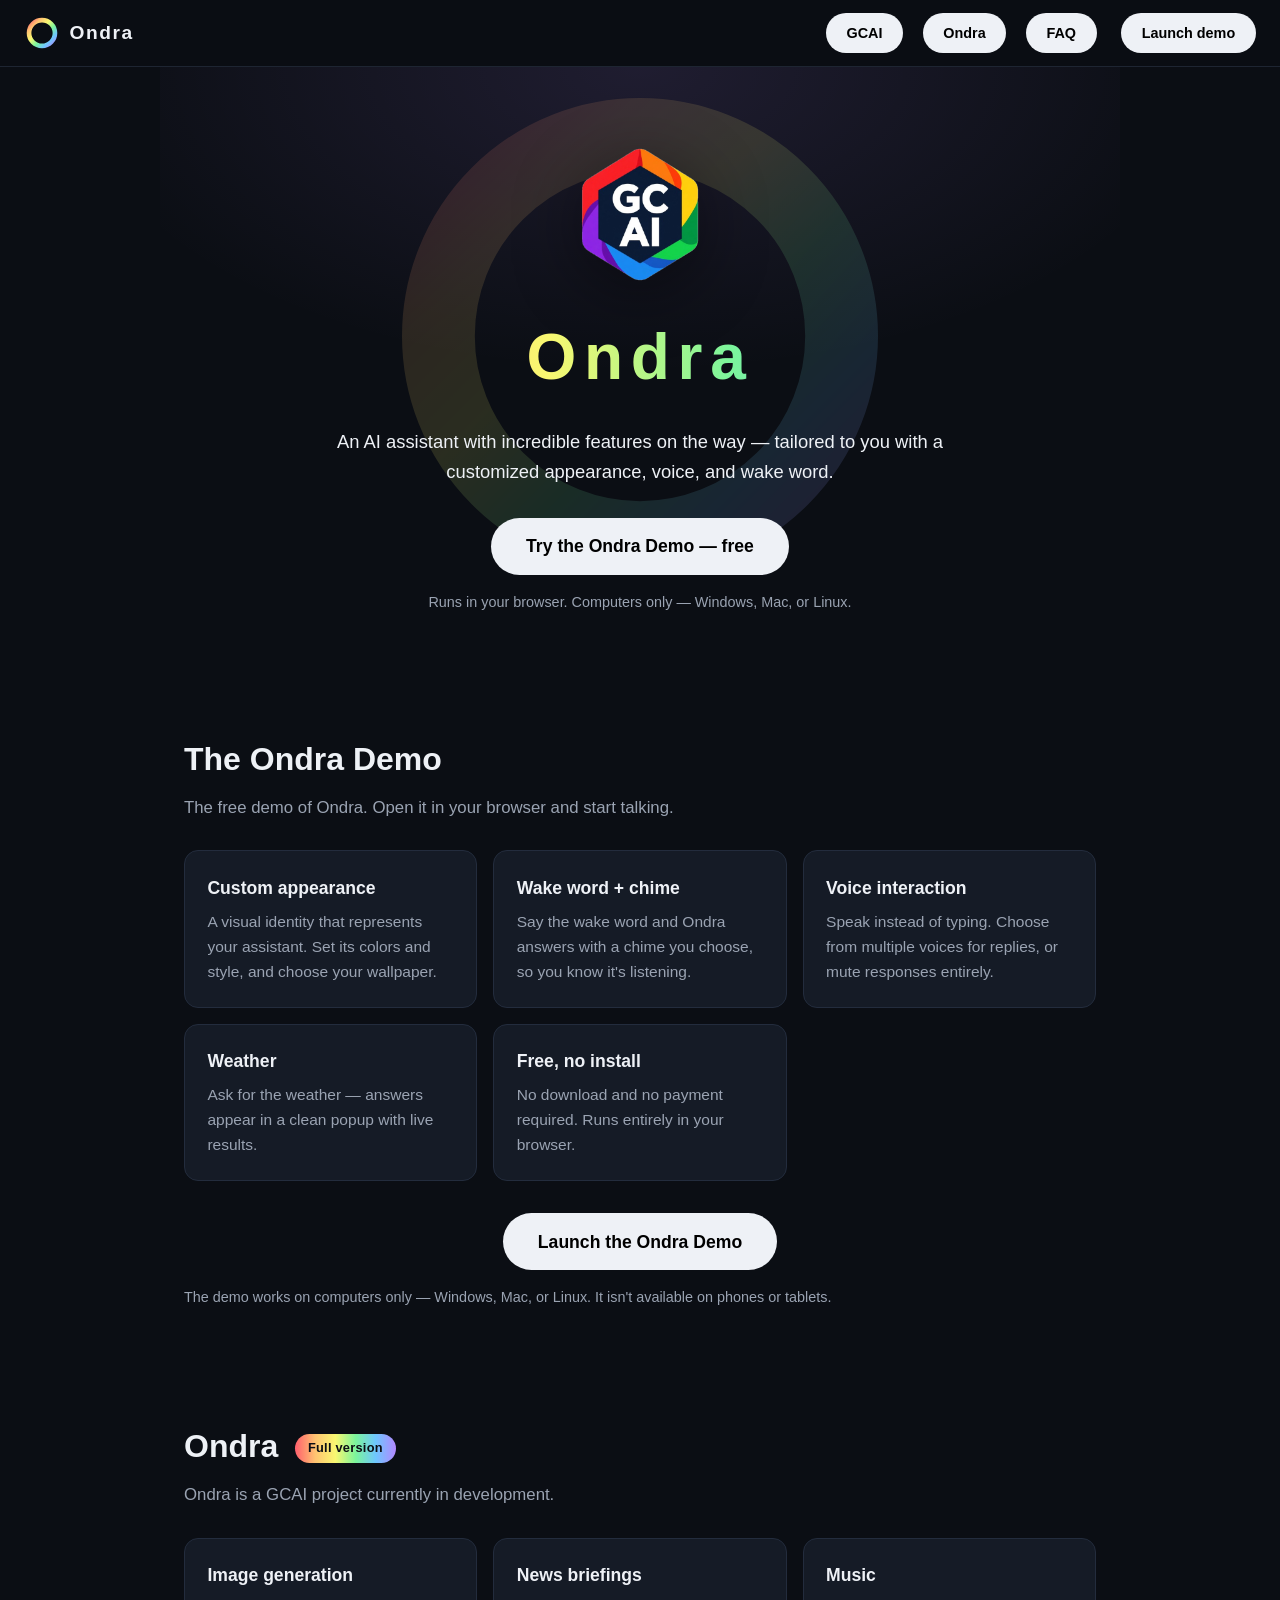
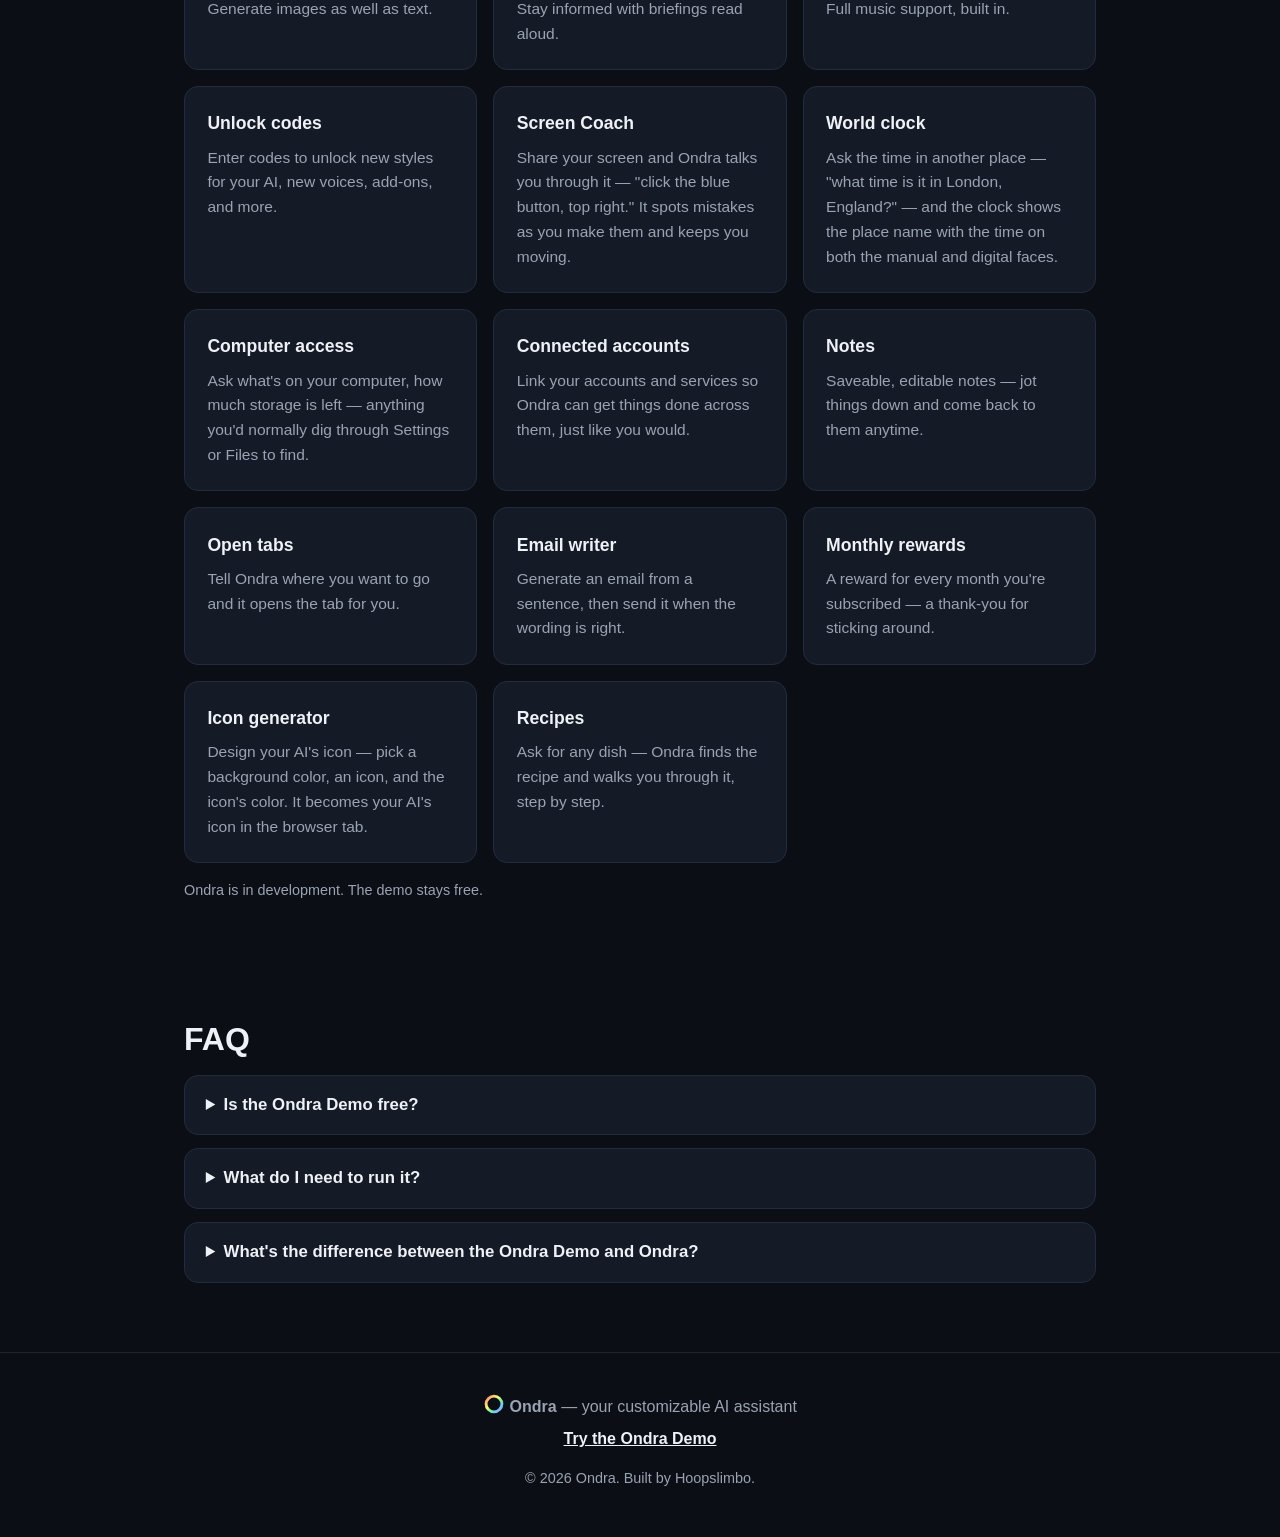
<file: ondra-index.html>
<!DOCTYPE html>
<html lang="en">
<head>
<meta charset="UTF-8">
<meta name="viewport" content="width=device-width, initial-scale=1.0">
<title>Ondra — Try the Free Demo</title>
<meta name="description" content="Ondra is an AI assistant with incredible features on the way. Try the free Ondra Demo in your browser — customized appearance, wake word, and voices.">
<meta name="keywords" content="Ondra, Ondra Demo, Ondra AI, customizable AI assistant, wake word AI">
<meta name="author" content="Hoopslimbo">
<meta name="robots" content="index, follow">
<link rel="canonical" href="https://gcai-website.pages.dev/">
<meta property="og:type" content="website">
<meta property="og:title" content="Ondra — Customizable AI Assistant">
<meta property="og:description" content="An AI assistant with incredible features on the way. Try the free Ondra Demo in your browser.">
<meta property="og:url" content="https://gcai-website.pages.dev/">
<meta property="og:image" content="https://gcai-website.pages.dev/logo.webp">
<meta name="twitter:card" content="summary_large_image">
<meta name="twitter:title" content="Ondra — Customizable AI Assistant">
<meta name="twitter:description" content="An AI assistant with incredible features on the way. Try the free Ondra Demo in your browser.">
<link rel="icon" type="image/svg+xml" href="../ondra-o.svg">
<link rel="stylesheet" href="../styles.css">
<script type="application/ld+json">
{
  "@context": "https://schema.org",
  "@type": "SoftwareApplication",
  "name": "Ondra Demo",
  "applicationCategory": "UtilitiesApplication",
  "operatingSystem": "Windows, macOS, Linux",
  "offers": { "@type": "Offer", "price": "0", "priceCurrency": "USD" },
  "url": "https://hoopslimbo.github.io/ondra-demo/ondra-demo.html",
  "description": "The free demo of the Ondra AI assistant: a customizable appearance, wake word with chime, voice input and output, weather, and a clock — right in your browser."
}
</script>
</head>
<body>
<header class="nav">
  <a class="brand" href="#top">
    <img src="../ondra-o.svg" alt="Ondra O mark" width="36" height="36">
    <span>Ondra</span>
  </a>
  <nav>
    <a class="btn btn-small btn-solid" href="../gcai/">GCAI</a>
    <a class="btn btn-small btn-solid" href="./">Ondra</a>
    <a class="btn btn-small btn-solid" href="../faq/">FAQ</a>
  </nav>
  <a class="btn btn-small btn-solid" href="https://hoopslimbo.github.io/ondra-demo/ondra-demo.html" data-demo-link>Launch demo</a>
</header>

<main id="top">
  <section class="hero">
    <img class="o-watermark" src="../ondra-o.svg" alt="" aria-hidden="true">
    <img class="hero-logo" src="../gcai-badge.png" alt="Ondra logo — a rainbow ribbon folded into a hexagon badge" width="120" height="120">
    <h1>Ondra</h1>
    <p class="lede">An AI assistant with incredible features on the way — tailored to you with a customized appearance, voice, and wake word.</p>
    <div class="cta-row">
      <a class="btn btn-big btn-solid" href="https://hoopslimbo.github.io/ondra-demo/ondra-demo.html" data-demo-link>Try the Ondra Demo — free</a>
    </div>
    <p class="fineprint">Runs in your browser. Computers only — Windows, Mac, or Linux.</p>
  </section>

  <section id="demo" class="demo">
    <h2>The Ondra Demo</h2>
    <p class="section-sub">The free demo of Ondra. Open it in your browser and start talking.</p>
    <div class="cards">
      <article class="card">
        <h3>Custom appearance</h3>
        <p>A visual identity that represents your assistant. Set its colors and style, and choose your wallpaper.</p>
      </article>
      <article class="card">
        <h3>Wake word + chime</h3>
        <p>Say the wake word and Ondra answers with a chime you choose, so you know it's listening.</p>
      </article>
      <article class="card">
        <h3>Voice interaction</h3>
        <p>Speak instead of typing. Choose from multiple voices for replies, or mute responses entirely.</p>
      </article>
      <article class="card">
        <h3>Weather</h3>
        <p>Ask for the weather — answers appear in a clean popup with live results.</p>
      </article>
      <article class="card">
        <h3>Free, no install</h3>
        <p>No download and no payment required. Runs entirely in your browser.</p>
      </article>
    </div>
    <div class="cta-row">
      <a class="btn btn-big btn-solid" href="https://hoopslimbo.github.io/ondra-demo/ondra-demo.html" data-demo-link>Launch the Ondra Demo</a>
    </div>
    <p class="fineprint">The demo works on computers only — Windows, Mac, or Linux. It isn't available on phones or tablets.</p>
  </section>

  <section id="ondra" class="ondra">
    <h2>Ondra <span class="pill">Full version</span></h2>
    <p class="section-sub">Ondra is a GCAI project currently in development.</p>
    <div class="cards">
      <article class="card">
        <h3>Image generation</h3>
        <p>Generate images as well as text.</p>
      </article>
      <article class="card">
        <h3>News briefings</h3>
        <p>Stay informed with briefings read aloud.</p>
      </article>
      <article class="card">
        <h3>Music</h3>
        <p>Full music support, built in.</p>
      </article>
      <article class="card">
        <h3>Unlock codes</h3>
        <p>Enter codes to unlock new styles for your AI, new voices, add-ons, and more.</p>
      </article>
      <article class="card">
        <h3>Screen Coach</h3>
        <p>Share your screen and Ondra talks you through it — "click the blue button, top right." It spots mistakes as you make them and keeps you moving.</p>
      </article>
      <article class="card">
        <h3>World clock</h3>
        <p>Ask the time in another place — "what time is it in London, England?" — and the clock shows the place name with the time on both the manual and digital faces.</p>
      </article>
      <article class="card">
        <h3>Computer access</h3>
        <p>Ask what's on your computer, how much storage is left — anything you'd normally dig through Settings or Files to find.</p>
      </article>
      <article class="card">
        <h3>Connected accounts</h3>
        <p>Link your accounts and services so Ondra can get things done across them, just like you would.</p>
      </article>
      <article class="card">
        <h3>Notes</h3>
        <p>Saveable, editable notes — jot things down and come back to them anytime.</p>
      </article>
      <article class="card">
        <h3>Open tabs</h3>
        <p>Tell Ondra where you want to go and it opens the tab for you.</p>
      </article>
      <article class="card">
        <h3>Email writer</h3>
        <p>Generate an email from a sentence, then send it when the wording is right.</p>
      </article>
      <article class="card">
        <h3>Monthly rewards</h3>
        <p>A reward for every month you're subscribed — a thank-you for sticking around.</p>
      </article>
      <article class="card">
        <h3>Icon generator</h3>
        <p>Design your AI's icon — pick a background color, an icon, and the icon's color. It becomes your AI's icon in the browser tab.</p>
      </article>
      <article class="card">
        <h3>Recipes</h3>
        <p>Ask for any dish — Ondra finds the recipe and walks you through it, step by step.</p>
      </article>
    </div>
    <p class="fineprint">Ondra is in development. The demo stays free.</p>
  </section>

  <section id="faq" class="faq">
    <h2>FAQ</h2>
    <details>
      <summary>Is the Ondra Demo free?</summary>
      <p>Yes. The demo is completely free — no account, no payment, no install. Open it in your browser and go.</p>
    </details>
    <details>
      <summary>What do I need to run it?</summary>
      <p>A computer (Windows, Mac, or Linux) with a modern browser such as Google Chrome. The demo isn't available on phones or tablets.</p>
    </details>
    <details>
      <summary>What's the difference between the Ondra Demo and Ondra?</summary>
      <p>The Ondra Demo is the free demo: a customizable appearance, wake word, voices, weather, and clock. Ondra is the full version, with incredible features on the way — including Screen Coach, image generation, news briefings, and music.</p>
    </details>
  </section>
</main>

<footer>
  <p><img class="o-mark" src="../ondra-o.svg" alt="Ondra O mark" width="22" height="22"> <strong>Ondra</strong> — your customizable AI assistant</p>
  <p><a href="https://hoopslimbo.github.io/ondra-demo/ondra-demo.html" data-demo-link>Try the Ondra Demo</a></p>
  <p class="fineprint">© 2026 Ondra. Built by Hoopslimbo.</p>
</footer>
<script>
(function () {
  function isMobileDevice() {
    var ua = navigator.userAgent || '';
    if (/Android|webOS|iPhone|iPad|iPod|BlackBerry|IEMobile|Opera Mini/i.test(ua)) return true;
    // iPadOS 13+ reports as Macintosh; catch it via touch support
    return /Macintosh/i.test(ua) && navigator.maxTouchPoints > 1;
  }
  function showComputerOnlyMessage() {
    if (document.querySelector('.computer-only-overlay')) return;
    var overlay = document.createElement('div');
    overlay.className = 'computer-only-overlay';
    var box = document.createElement('div');
    box.className = 'computer-only-box';
    var msg = document.createElement('p');
    msg.textContent = 'This software is only accessible through computers. Please try again on a computer';
    var btn = document.createElement('button');
    btn.type = 'button';
    btn.textContent = 'OK';
    box.appendChild(msg);
    box.appendChild(btn);
    overlay.appendChild(box);
    overlay.addEventListener('click', function () { overlay.remove(); });
    document.body.appendChild(overlay);
    setTimeout(function () { overlay.remove(); }, 5000);
  }
  if (!isMobileDevice()) return;
  document.querySelectorAll('a[data-demo-link]').forEach(function (a) {
    a.addEventListener('click', function (e) {
      e.preventDefault();
      showComputerOnlyMessage();
    });
  });
})();
</script>
</body>
</html>
</file>
<file: styles.css>
:root {
  --bg: #0b0e14;
  --bg2: #11151d;
  --card: #151b26;
  --text: #eef1f6;
  --muted: #9aa3b2;
  --rainbow: linear-gradient(90deg, #ff5f6d, #ffc371, #f9f871, #7bf59b, #6ec6ff, #b388ff);
  --radius: 14px;
}
* { box-sizing: border-box; margin: 0; padding: 0; }
html { scroll-behavior: smooth; }
body {
  background: var(--bg);
  color: var(--text);
  font-family: -apple-system, BlinkMacSystemFont, "Segoe UI", Roboto, Helvetica, Arial, sans-serif;
  line-height: 1.6;
}
a { color: inherit; }

/* Nav */
.nav {
  position: sticky; top: 0; z-index: 10;
  display: flex; align-items: center; gap: 1.5rem;
  padding: 0.8rem 1.5rem;
  background: rgba(11, 14, 20, 0.92);
  backdrop-filter: blur(8px);
  border-bottom: 1px solid #1e2532;
}
.brand { display: flex; align-items: center; gap: 0.6rem; text-decoration: none; font-weight: 800; font-size: 1.2rem; letter-spacing: 0.08em; }
.brand img { border-radius: 8px; height: auto; }
.nav nav { display: flex; gap: 1.2rem; margin-left: auto; }
.nav nav a.nav-link { text-decoration: none; color: var(--muted); font-weight: 600; }
.nav nav a.nav-link:hover { color: var(--text); }

/* Buttons */
.btn {
  display: inline-block; text-decoration: none; font-weight: 700;
  background: var(--rainbow); color: #0b0e14;
  border-radius: 999px; padding: 0.55rem 1.3rem;
  transition: transform 0.15s ease, box-shadow 0.15s ease;
}
.btn:hover { transform: translateY(-2px); box-shadow: 0 8px 24px rgba(255, 95, 109, 0.25); }
.btn-big { font-size: 1.1rem; padding: 0.9rem 2.2rem; }
.btn-small { font-size: 0.9rem; }
  .btn-solid { background: #eef1f6; color: #000; font-weight: 800; }
  .btn-solid:hover { box-shadow: 0 8px 24px rgba(238, 241, 246, 0.22); }

/* Hero */
.hero {
  text-align: center;
  padding: 5rem 1.5rem 4rem;
  background: radial-gradient(ellipse 60% 50% at 50% 0%, rgba(179, 136, 255, 0.12), transparent);
}
.hero-logo { width: 120px; height: auto; margin-bottom: 1rem;
  filter: drop-shadow(0 14px 34px rgba(0, 0, 0, 0.45)); }
.hero h1 {
  font-size: 4rem; letter-spacing: 0.12em; font-weight: 900;
  background: var(--rainbow);
  -webkit-background-clip: text; background-clip: text; color: transparent;
}
.tagline { font-size: 1.3rem; color: var(--muted); margin-top: 0.3rem; }
.lede { max-width: 620px; margin: 1.2rem auto 0; font-size: 1.15rem; }
.cta-row { margin-top: 2rem; }
.fineprint { color: var(--muted); font-size: 0.9rem; margin-top: 1rem; }

/* Sections */
section { max-width: 960px; margin: 0 auto; padding: 3.5rem 1.5rem; }
section h2 { font-size: 2rem; margin-bottom: 0.6rem; }
.section-sub { color: var(--muted); margin-bottom: 1.8rem; font-size: 1.05rem; }
.about p { font-size: 1.1rem; color: #d4d9e2; max-width: 720px; }

/* Cards */
.cards {
  display: grid; gap: 1rem;
  grid-template-columns: repeat(auto-fit, minmax(260px, 1fr));
}
.card {
  background: var(--card);
  border: 1px solid #232c3d;
  border-radius: var(--radius);
  padding: 1.4rem;
}
.card h3 { font-size: 1.1rem; margin-bottom: 0.5rem; display: flex; align-items: center; gap: 0.5rem; }
.card h3 .pill { margin-left: 0; flex-shrink: 0; }
.card p { color: var(--muted); font-size: 0.97rem; }
.demo .cta-row, .ondra .cta-row { text-align: center; }

/* Ondra */
.pill {
  display: inline-block; white-space: nowrap;
  font-size: 0.8rem; font-weight: 700; vertical-align: middle;
  background: #fff; color: #0b0e14;
  border-radius: 999px; padding: 0.25rem 0.8rem; margin-left: 0.5rem;
  letter-spacing: 0.02em;
}
h2 .pill { background: var(--rainbow); }

/* FAQ */
.faq details {
  background: var(--card); border: 1px solid #232c3d;
  border-radius: var(--radius); padding: 1rem 1.3rem; margin-bottom: 0.8rem;
}
.faq summary { cursor: pointer; font-weight: 700; font-size: 1.05rem; }
.faq details p { color: var(--muted); margin-top: 0.6rem; }

/* Footer */
footer {
  text-align: center; padding: 2.5rem 1.5rem;
  border-top: 1px solid #1e2532; color: var(--muted);
}
footer p { margin-bottom: 0.4rem; }
footer a { color: var(--text); font-weight: 600; }

@media (max-width: 640px) {
  .nav { flex-wrap: wrap; gap: 0.7rem 1rem; padding: 0.8rem 1rem; }
  .nav nav { display: flex; order: 3; flex-basis: 100%; justify-content: center; gap: 0.6rem; margin-left: 0; }
  .hero h1 { font-size: 2.8rem; }
  .hero { padding: 3.5rem 1.2rem 3rem; }
}

/* Ondra O mark */
.o-mark { display: inline-block; vertical-align: -0.18em; }
.hero { position: relative; overflow: hidden; }
.o-watermark {
  position: absolute; left: 50%; top: 44%;
  width: min(560px, 130vw); opacity: 0.13;
  transform: translate(-50%, -50%);
  pointer-events: none;
}
.hero > :not(.o-watermark) { position: relative; }

/* Computer-only demo guard */
.computer-only-overlay {
  position: fixed;
  inset: 0;
  background: rgba(0, 0, 0, 0.72);
  display: flex;
  align-items: center;
  justify-content: center;
  z-index: 9999;
  padding: 1.5rem;
}
.computer-only-box {
  background: #111827;
  color: #f9fafb;
  border: 1px solid #374151;
  border-radius: 12px;
  padding: 1.5rem 1.75rem;
  max-width: 24rem;
  text-align: center;
  box-shadow: 0 20px 60px rgba(0, 0, 0, 0.5);
}
.computer-only-box p {
  margin: 0 0 1rem;
  line-height: 1.5;
}
.computer-only-box button {
  background: #f9fafb;
  color: #111827;
  border: none;
  border-radius: 8px;
  padding: 0.6rem 1.6rem;
  font-size: 1rem;
  font-weight: 600;
  cursor: pointer;
}

/* Mobile: the header demo button is redundant next to the page buttons,
   so hide it and keep GCAI / Ondra / FAQ reachable. */
@media (max-width: 640px) {
  .nav > a.btn { display: none; }
}
</file>
